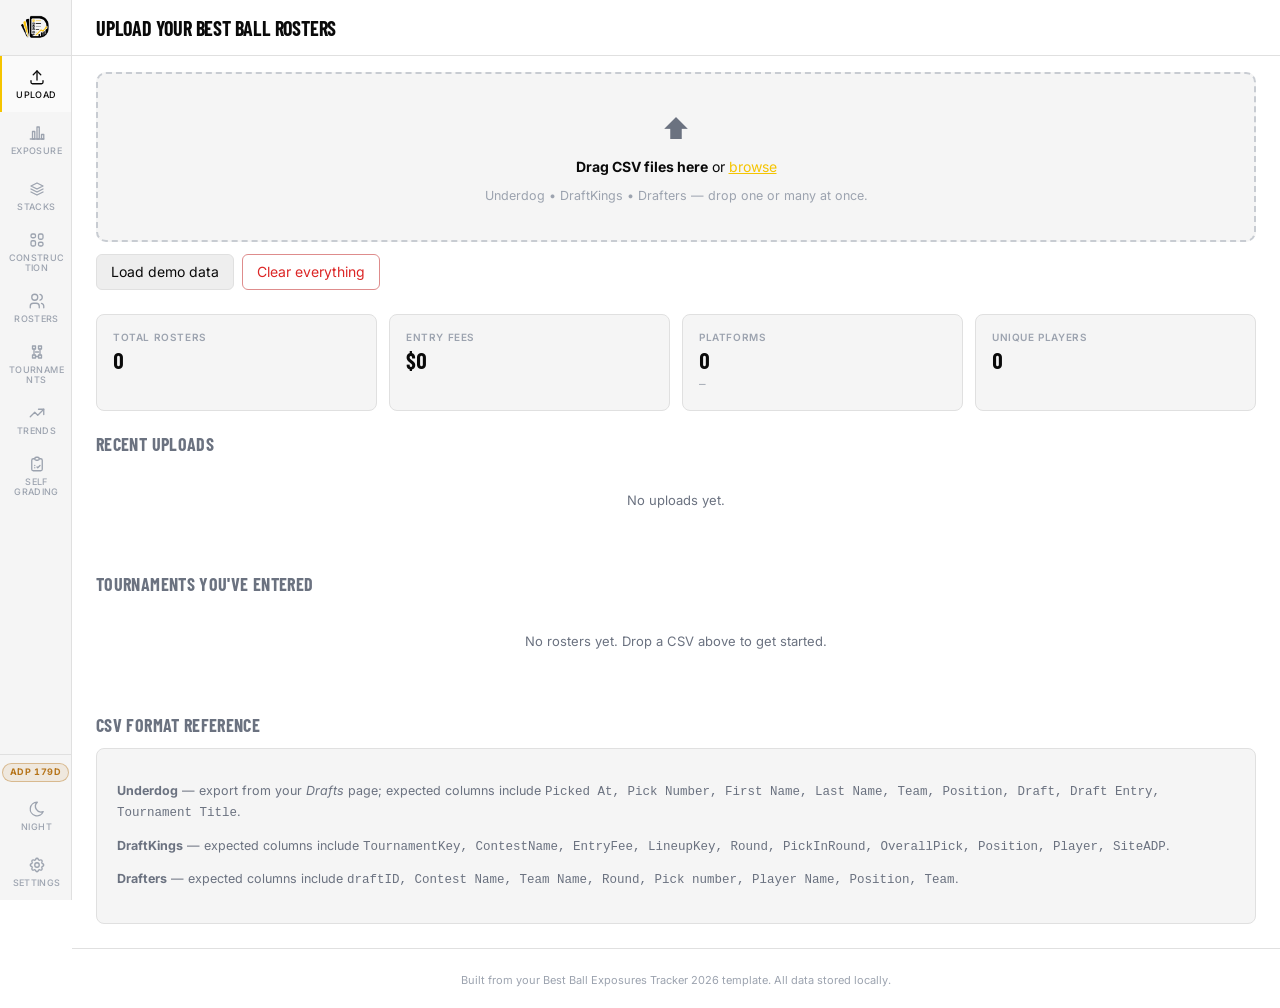
<file: index.html>
<!doctype html>
<html lang="en">
<head>
  <meta charset="utf-8" />
  <meta name="viewport" content="width=device-width, initial-scale=1" />
  <title>Best Ball Exposure — Upload</title>
  <script>(function(){try{var t=localStorage.getItem("bb_theme")==="dark"?"dark":"light";document.documentElement.setAttribute("data-theme",t);if(localStorage.getItem('bb_sidebar_collapsed')==='1')document.documentElement.setAttribute('data-sidebar','collapsed');}catch(e){}})();</script>
  <link rel="preconnect" href="https://fonts.googleapis.com">
  <link rel="preconnect" href="https://fonts.gstatic.com" crossorigin>
  <link href="https://fonts.googleapis.com/css2?family=Barlow+Condensed:wght@600;700;800&family=Inter:wght@400;500;600;700&family=JetBrains+Mono:wght@400;500&display=swap" rel="stylesheet">
  <link rel="icon" type="image/png" href="assets/small%20logo.png" />
  <link rel="stylesheet" href="assets/styles.css" />
</head>
<body>
  <div id="nav-slot"></div>
  <main>
    <header class="topbar"><h1 class="topbar-title">Upload your best ball rosters</h1></header>


    <div id="flash"></div>

    <div id="dropzone" class="dropzone">
      <div class="dropzone-icon">⬆</div>
      <div><strong>Drag CSV files here</strong> or
        <button type="button" class="link-button" id="browse-btn">browse</button>
      </div>
      <div class="hint">Underdog • DraftKings • Drafters — drop one or many at once.</div>
      <input type="file" id="file-input" accept=".csv,text/csv" multiple hidden />
    </div>

    <div class="actions-row">
      <button id="load-demo">Load demo data</button>
      <button id="clear-data" class="danger">Clear everything</button>
    </div>

    <div class="cards" id="summary-cards"></div>

    <h2>Recent uploads</h2>
    <div id="uploads-list"></div>

    <h2>Tournaments you've entered</h2>
    <div id="roster-list"></div>

    <h2>CSV format reference</h2>
    <div class="card" style="font-size:12.5px;color:var(--text-dim);">
      <p><strong>Underdog</strong> — export from your <em>Drafts</em> page; expected columns include <code>Picked At, Pick Number, First Name, Last Name, Team, Position, Draft, Draft Entry, Tournament Title</code>.</p>
      <p><strong>DraftKings</strong> — expected columns include <code>TournamentKey, ContestName, EntryFee, LineupKey, Round, PickInRound, OverallPick, Position, Player, SiteADP</code>.</p>
      <p><strong>Drafters</strong> — expected columns include <code>draftID, Contest Name, Team Name, Round, Pick number, Player Name, Position, Team</code>.</p>
    </div>
  </main>

  <footer class="site">Built from your Best Ball Exposures Tracker 2026 template. All data stored locally.</footer>

  <script src="assets/data.js"></script>
  <script src="assets/app.js"></script>
  <script src="assets/nav.js"></script>
  <script src="assets/upload.js"></script>
</body>
</html>
</file>
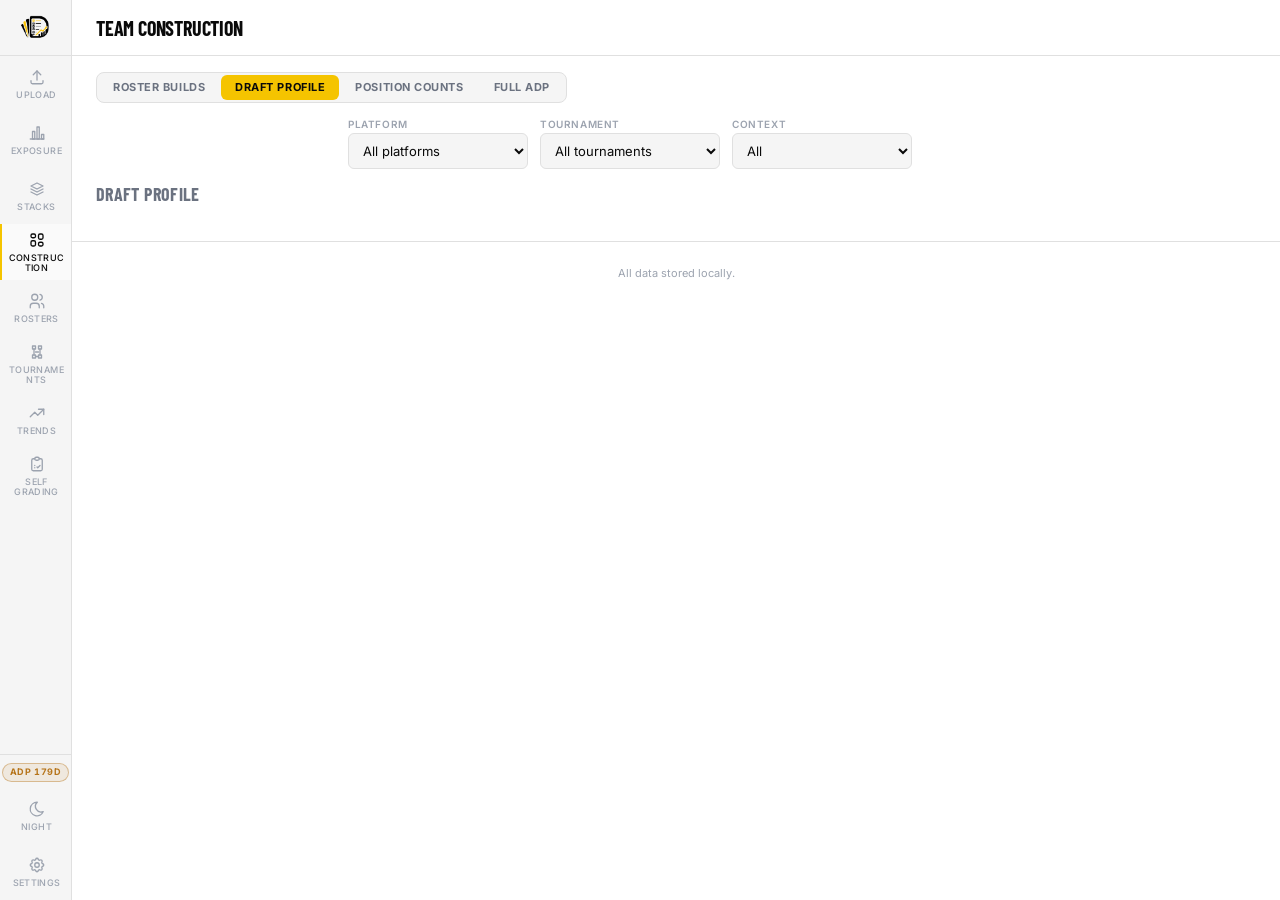
<file: construction.html>
<!doctype html>
<html lang="en">
<head>
  <meta charset="utf-8" />
  <meta name="viewport" content="width=device-width, initial-scale=1" />
  <title>Best Ball Exposure — Team Construction</title>
  <script>(function(){try{var t=localStorage.getItem("bb_theme")==="dark"?"dark":"light";document.documentElement.setAttribute("data-theme",t);if(localStorage.getItem('bb_sidebar_collapsed')==='1')document.documentElement.setAttribute('data-sidebar','collapsed');}catch(e){}})();</script>
  <link rel="preconnect" href="https://fonts.googleapis.com">
  <link rel="preconnect" href="https://fonts.gstatic.com" crossorigin>
  <link href="https://fonts.googleapis.com/css2?family=Barlow+Condensed:wght@600;700;800&family=Inter:wght@400;500;600;700&family=JetBrains+Mono:wght@400;500&display=swap" rel="stylesheet">
  <link rel="icon" type="image/png" href="assets/small%20logo.png" />
  <link rel="stylesheet" href="assets/styles.css" />
</head>
<body>
  <div id="nav-slot"></div>
  <main>
    <header class="topbar"><h1 class="topbar-title">Team construction</h1></header>

    <div class="seg-toggle" id="construction-tabs" role="tablist" style="margin-bottom:16px;">
      <button type="button" data-tab="builds">Roster Builds</button>
      <button type="button" data-tab="profile" class="active">Draft Profile</button>
      <button type="button" data-tab="positions">Position Counts</button>
      <button type="button" data-tab="full-adp">Full ADP</button>
    </div>

    <div class="filter-bar">
      <div class="filter-row">
        <div class="filter-group">
          <div class="filter-label">Search</div>
          <input type="search" id="search" placeholder="Search a construction (e.g. 1-7-8)…" style="min-width:240px;" />
        </div>
        <div class="filter-group">
          <div class="filter-label">Platform</div>
          <select id="platform-filter"><option value="">All platforms</option></select>
        </div>
        <div class="filter-group">
          <div class="filter-label">Tournament</div>
          <select id="tournament-filter"><option value="">All tournaments</option></select>
        </div>
        <div class="filter-group">
          <div class="filter-label">Context</div>
          <select id="context-filter">
            <option value="">All</option>
            <option value="superflex">SuperFlex only</option>
            <option value="post-draft">Post-Draft (18-round)</option>
            <option value="pre-draft">Pre-Draft only</option>
          </select>
        </div>
        <div class="filter-group" style="margin-left:auto;justify-content:flex-end;">
          <div class="filter-label">&nbsp;</div>
          <label><span id="row-count">0</span> shapes</label>
        </div>
      </div>
    </div>

    <div data-tab-pane="builds" hidden>
      <h2 style="margin-top:8px;">Roster types <span style="color:var(--text-muted);font-size:13px;font-weight:400;">— a roster can match multiple · click a build to filter the table below</span></h2>
      <div id="roster-types"></div>
      <div id="build-rosters"></div>
    </div>

    <div data-tab-pane="profile">
      <h2 style="margin-top:8px;">Draft profile</h2>
      <div id="draft-slots"></div>
    </div>

    <div data-tab-pane="positions" hidden>
      <h2 style="margin-top:8px;">Position counts per roster</h2>
      <div id="histograms"></div>

      <h2>Roster constructions</h2>
      <div id="content"></div>
    </div>

    <div data-tab-pane="full-adp" hidden>
      <h2 style="margin-top:8px;">Full ADP exposure</h2>
      <div id="full-adp"></div>
    </div>
  </main>

  <footer class="site">All data stored locally.</footer>
  <script src="assets/data.js"></script>
  <script src="assets/app.js"></script>
  <script src="assets/nav.js"></script>
  <script src="assets/construction.js"></script>
</body>
</html>
</file>
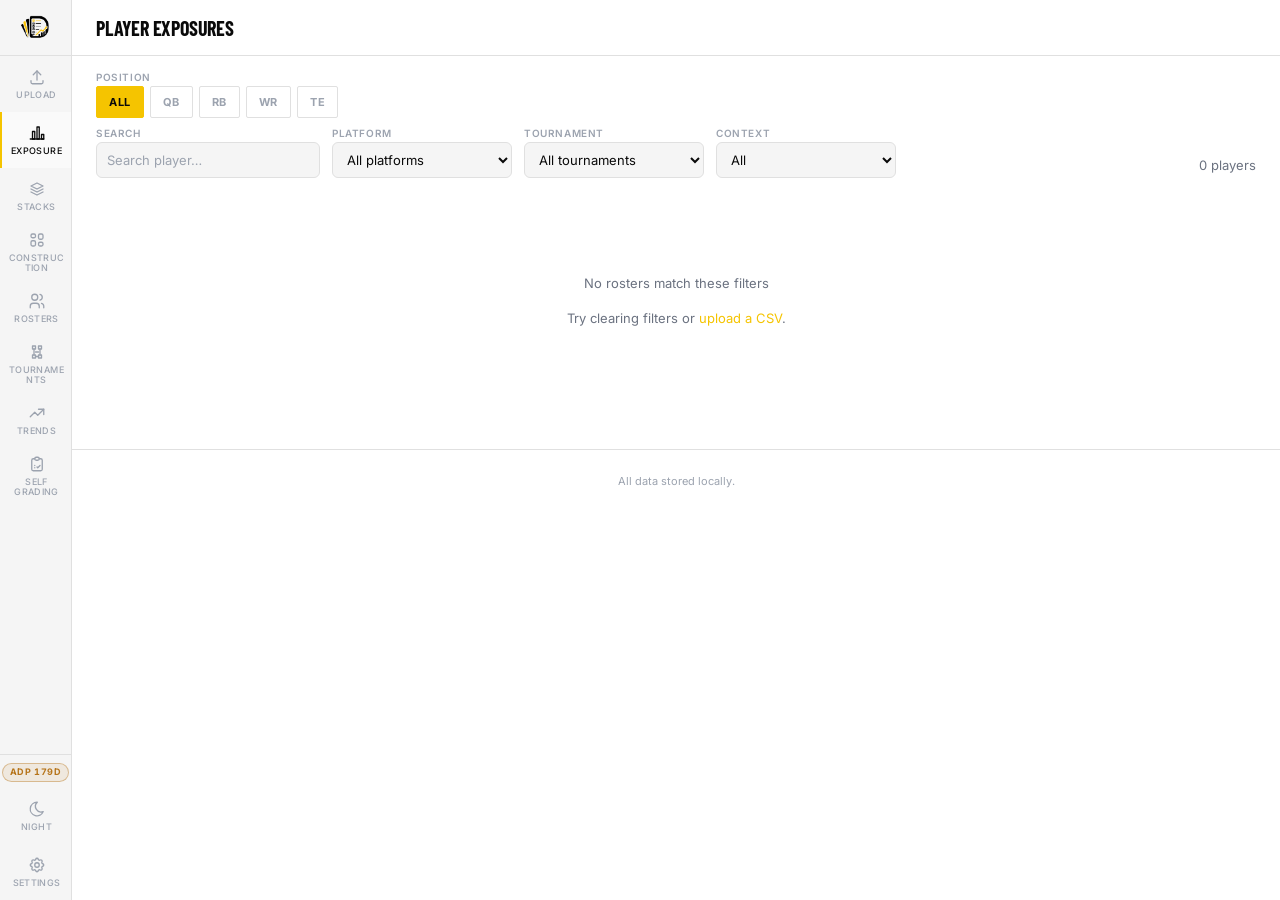
<file: exposures.html>
<!doctype html>
<html lang="en">
<head>
  <meta charset="utf-8" />
  <meta name="viewport" content="width=device-width, initial-scale=1" />
  <title>Best Ball Exposure — Exposures</title>
  <script>(function(){try{var t=localStorage.getItem("bb_theme")==="dark"?"dark":"light";document.documentElement.setAttribute("data-theme",t);if(localStorage.getItem('bb_sidebar_collapsed')==='1')document.documentElement.setAttribute('data-sidebar','collapsed');}catch(e){}})();</script>
  <link rel="preconnect" href="https://fonts.googleapis.com">
  <link rel="preconnect" href="https://fonts.gstatic.com" crossorigin>
  <link href="https://fonts.googleapis.com/css2?family=Barlow+Condensed:wght@600;700;800&family=Inter:wght@400;500;600;700&family=JetBrains+Mono:wght@400;500&display=swap" rel="stylesheet">
  <link rel="icon" type="image/png" href="assets/small%20logo.png" />
  <link rel="stylesheet" href="assets/styles.css" />
</head>
<body>
  <div id="nav-slot"></div>
  <main>
    <header class="topbar"><h1 class="topbar-title">Player exposures</h1></header>


    <div class="filter-bar">
      <div class="filter-group">
        <div class="filter-label">Position</div>
        <div class="pos-btn-group" id="pos-filter">
          <button type="button" class="pos-btn pos-btn-all active" data-pos="">All</button>
          <button type="button" class="pos-btn pos-btn-qb"  data-pos="QB">QB</button>
          <button type="button" class="pos-btn pos-btn-rb"  data-pos="RB">RB</button>
          <button type="button" class="pos-btn pos-btn-wr"  data-pos="WR">WR</button>
          <button type="button" class="pos-btn pos-btn-te"  data-pos="TE">TE</button>
        </div>
      </div>
      <div class="filter-row">
        <div class="filter-group">
          <div class="filter-label">Search</div>
          <input type="search" id="search" placeholder="Search player…" />
        </div>
        <div class="filter-group">
          <div class="filter-label">Platform</div>
          <select id="platform-filter"><option value="">All platforms</option></select>
        </div>
        <div class="filter-group">
          <div class="filter-label">Tournament</div>
          <select id="tournament-filter"><option value="">All tournaments</option></select>
        </div>
        <div class="filter-group">
          <div class="filter-label">Context</div>
          <select id="context-filter">
            <option value="">All</option>
            <option value="superflex">SuperFlex only</option>
            <option value="post-draft">Post-Draft (18-round)</option>
            <option value="pre-draft">Pre-Draft only</option>
          </select>
        </div>
        <div class="filter-group" style="margin-left:auto;justify-content:flex-end;">
          <div class="filter-label">&nbsp;</div>
          <label><span id="row-count">0</span> players</label>
        </div>
      </div>
    </div>

    <div id="content"></div>
  </main>

  <footer class="site">All data stored locally.</footer>
  <script src="assets/data.js"></script>
  <script src="assets/app.js"></script>
  <script src="assets/nav.js"></script>
  <script src="assets/exposures.js"></script>
</body>
</html>
</file>
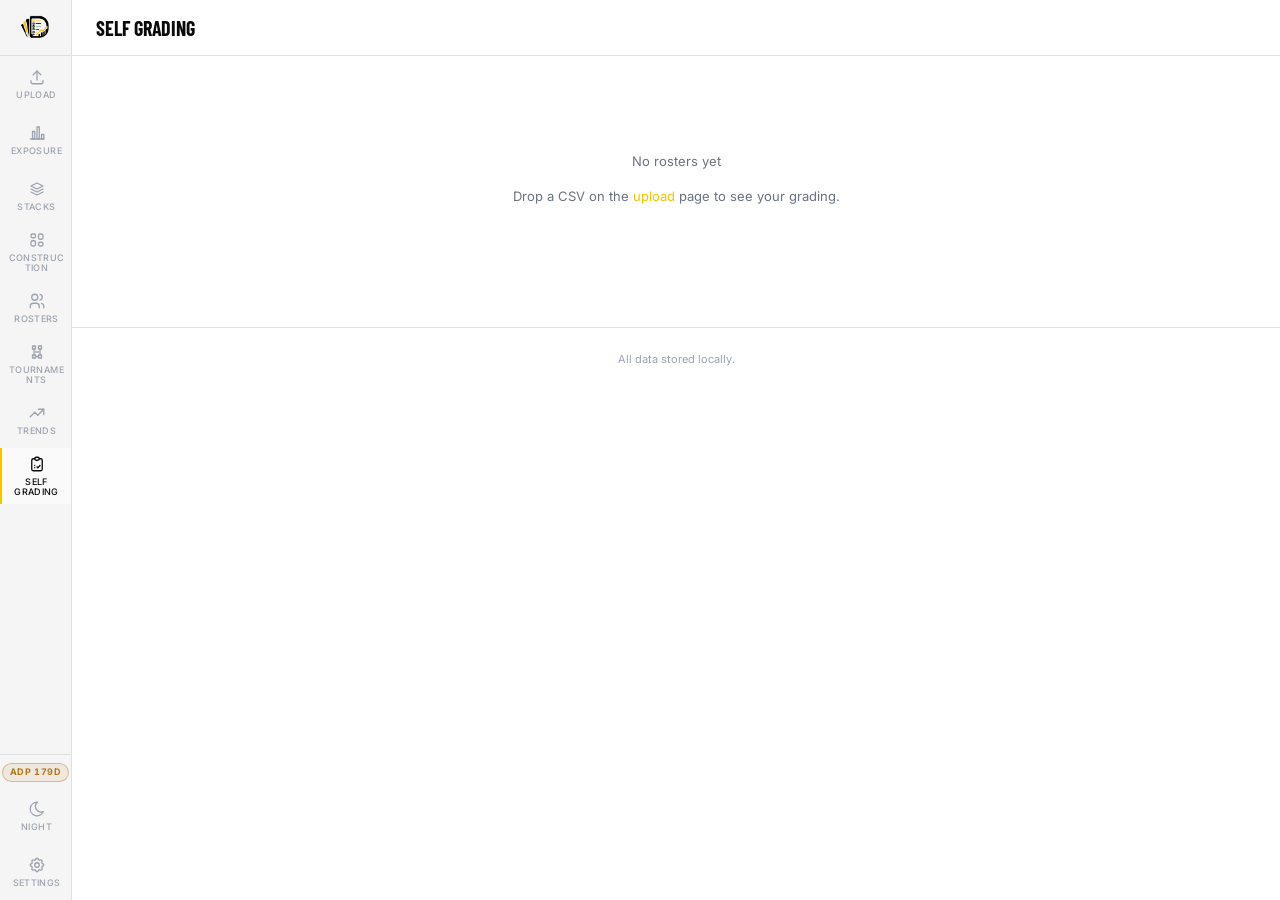
<file: grading.html>
<!doctype html>
<html lang="en">
<head>
  <meta charset="utf-8" />
  <meta name="viewport" content="width=device-width, initial-scale=1" />
  <title>Best Ball Exposure — Self Grading</title>
  <script>(function(){try{var t=localStorage.getItem("bb_theme")==="dark"?"dark":"light";document.documentElement.setAttribute("data-theme",t);if(localStorage.getItem('bb_sidebar_collapsed')==='1')document.documentElement.setAttribute('data-sidebar','collapsed');}catch(e){}})();</script>
  <link rel="preconnect" href="https://fonts.googleapis.com">
  <link rel="preconnect" href="https://fonts.gstatic.com" crossorigin>
  <link href="https://fonts.googleapis.com/css2?family=Barlow+Condensed:wght@600;700;800&family=Inter:wght@400;500;600;700&family=JetBrains+Mono:wght@400;500&display=swap" rel="stylesheet">
  <link rel="icon" type="image/png" href="assets/small%20logo.png" />
  <link rel="stylesheet" href="assets/styles.css" />
</head>
<body>
  <div id="nav-slot"></div>
  <main>
    <header class="topbar"><h1 class="topbar-title">Self grading</h1></header>

    <div id="content"><div class="empty-state" style="padding:24px;">Crunching numbers…</div></div>
  </main>
  <footer class="site">All data stored locally.</footer>
  <script src="assets/data.js"></script>
  <script src="assets/app.js"></script>
  <script src="assets/nav.js"></script>
  <script src="assets/grading.js"></script>
</body>
</html>
</file>
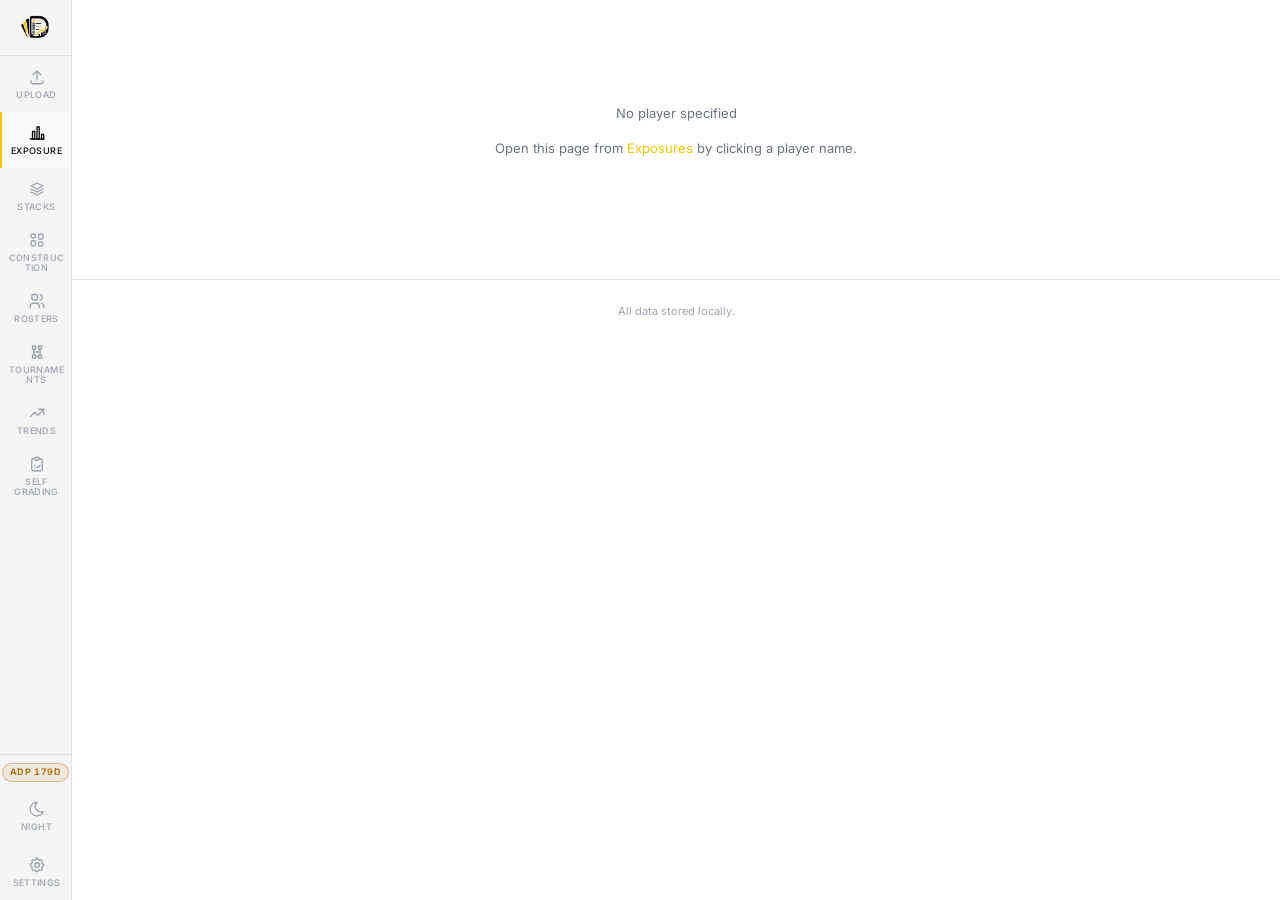
<file: player.html>
<!doctype html>
<html lang="en">
<head>
  <meta charset="utf-8" />
  <meta name="viewport" content="width=device-width, initial-scale=1" />
  <title>Best Ball Exposure — Player</title>
  <script>(function(){try{var t=localStorage.getItem("bb_theme")==="dark"?"dark":"light";document.documentElement.setAttribute("data-theme",t);if(localStorage.getItem('bb_sidebar_collapsed')==='1')document.documentElement.setAttribute('data-sidebar','collapsed');}catch(e){}})();</script>
  <link rel="preconnect" href="https://fonts.googleapis.com">
  <link rel="preconnect" href="https://fonts.gstatic.com" crossorigin>
  <link href="https://fonts.googleapis.com/css2?family=Barlow+Condensed:wght@600;700;800&family=Inter:wght@400;500;600;700&family=JetBrains+Mono:wght@400;500&display=swap" rel="stylesheet">
  <link rel="icon" type="image/png" href="assets/small%20logo.png" />
  <link rel="stylesheet" href="assets/styles.css" />
</head>
<body>
  <div id="nav-slot"></div>
  <main>
    <div id="player-content"></div>
  </main>
  <footer class="site">All data stored locally.</footer>
  <script src="assets/data.js"></script>
  <script src="assets/app.js"></script>
  <script src="assets/nav.js"></script>
  <script src="assets/player.js"></script>
</body>
</html>
</file>
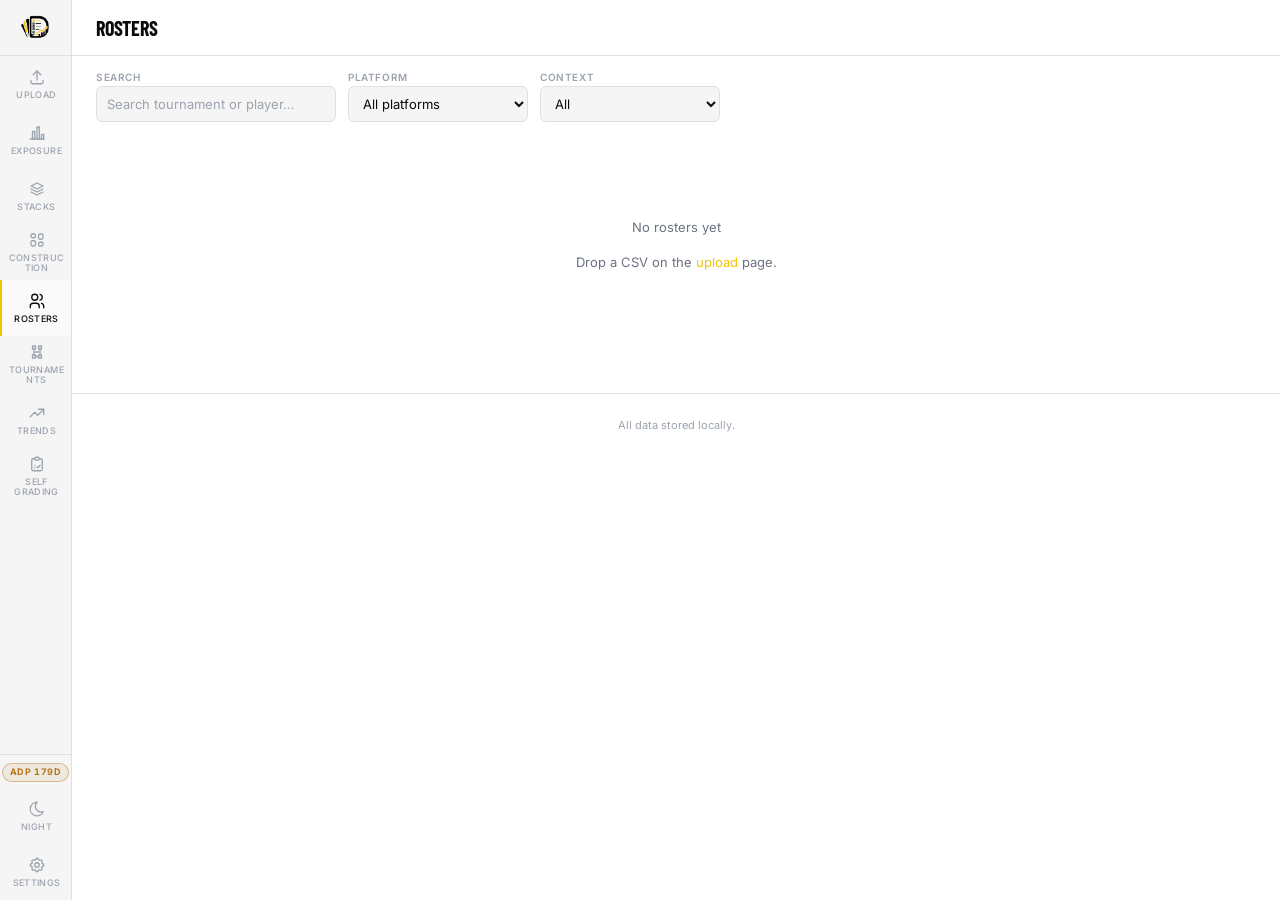
<file: rosters.html>
<!doctype html>
<html lang="en">
<head>
  <meta charset="utf-8" />
  <meta name="viewport" content="width=device-width, initial-scale=1" />
  <title>Best Ball Exposure — Rosters</title>
  <script>(function(){try{var t=localStorage.getItem("bb_theme")==="dark"?"dark":"light";document.documentElement.setAttribute("data-theme",t);if(localStorage.getItem('bb_sidebar_collapsed')==='1')document.documentElement.setAttribute('data-sidebar','collapsed');}catch(e){}})();</script>
  <link rel="preconnect" href="https://fonts.googleapis.com">
  <link rel="preconnect" href="https://fonts.gstatic.com" crossorigin>
  <link href="https://fonts.googleapis.com/css2?family=Barlow+Condensed:wght@600;700;800&family=Inter:wght@400;500;600;700&family=JetBrains+Mono:wght@400;500&display=swap" rel="stylesheet">
  <link rel="icon" type="image/png" href="assets/small%20logo.png" />
  <link rel="stylesheet" href="assets/styles.css" />
</head>
<body>
  <div id="nav-slot"></div>
  <main>
    <div id="page-content"></div>
  </main>

  <footer class="site">All data stored locally.</footer>
  <script src="assets/data.js"></script>
  <script src="assets/app.js"></script>
  <script src="assets/nav.js"></script>
  <script src="assets/rosters.js"></script>
</body>
</html>
</file>
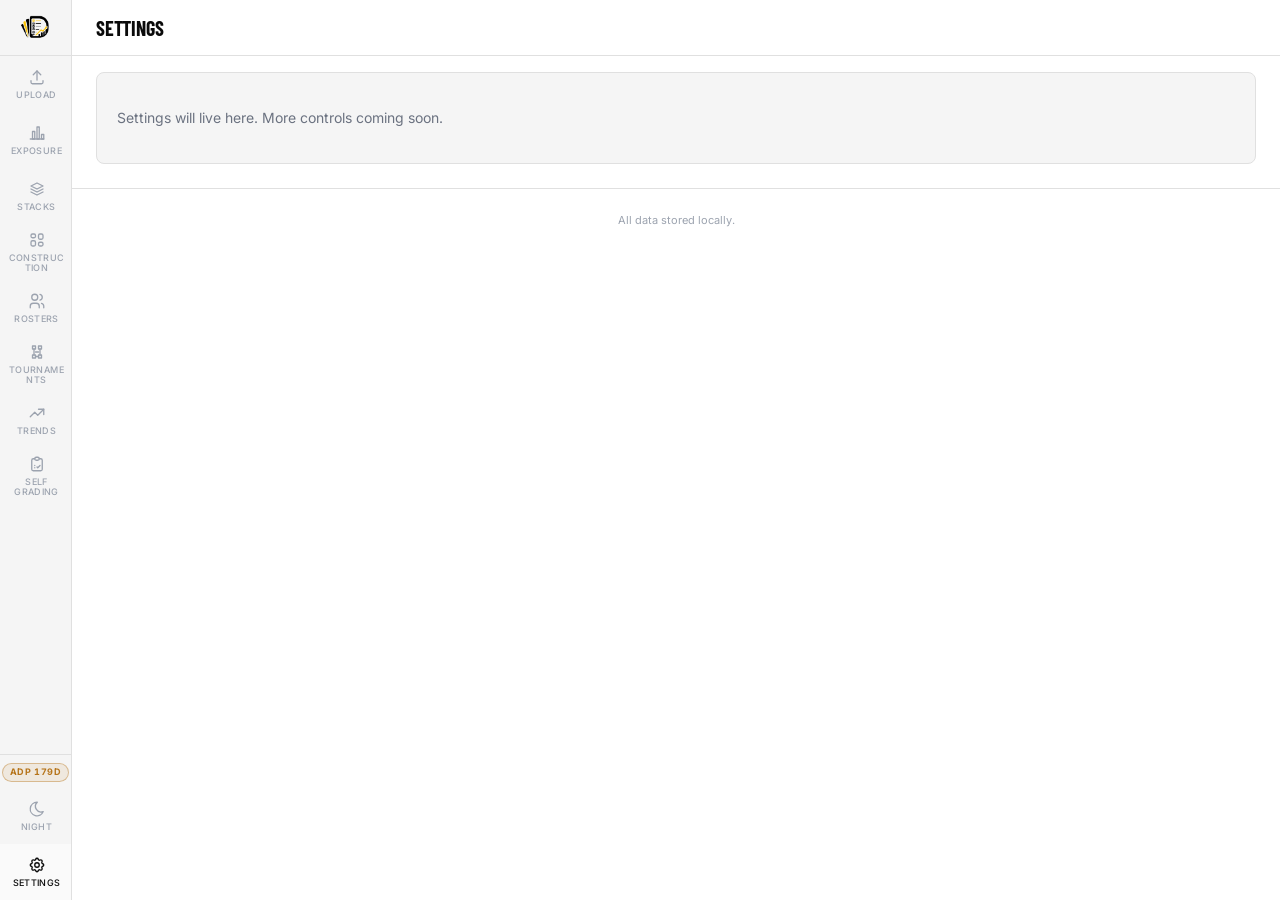
<file: settings.html>
<!doctype html>
<html lang="en">
<head>
  <meta charset="utf-8" />
  <meta name="viewport" content="width=device-width, initial-scale=1" />
  <title>Draftolio Pro — Settings</title>
  <script>(function(){try{var t=localStorage.getItem("bb_theme")==="dark"?"dark":"light";document.documentElement.setAttribute("data-theme",t);}catch(e){}})();</script>
  <link rel="preconnect" href="https://fonts.googleapis.com">
  <link rel="preconnect" href="https://fonts.gstatic.com" crossorigin>
  <link href="https://fonts.googleapis.com/css2?family=Barlow+Condensed:wght@600;700;800&family=Inter:wght@400;500;600;700&family=JetBrains+Mono:wght@400;500&display=swap" rel="stylesheet">
  <link rel="icon" type="image/png" href="assets/small%20logo.png" />
  <link rel="stylesheet" href="assets/styles.css" />
</head>
<body>
  <div id="nav-slot"></div>
  <main>
    <header class="topbar"><h1 class="topbar-title">Settings</h1></header>

    <div class="card" style="margin-top:16px;">
      <p style="color:var(--text-secondary);">Settings will live here. More controls coming soon.</p>
    </div>
  </main>

  <footer class="site">All data stored locally.</footer>
  <script src="assets/data.js"></script>
  <script src="assets/app.js"></script>
  <script src="assets/nav.js"></script>
</body>
</html>
</file>
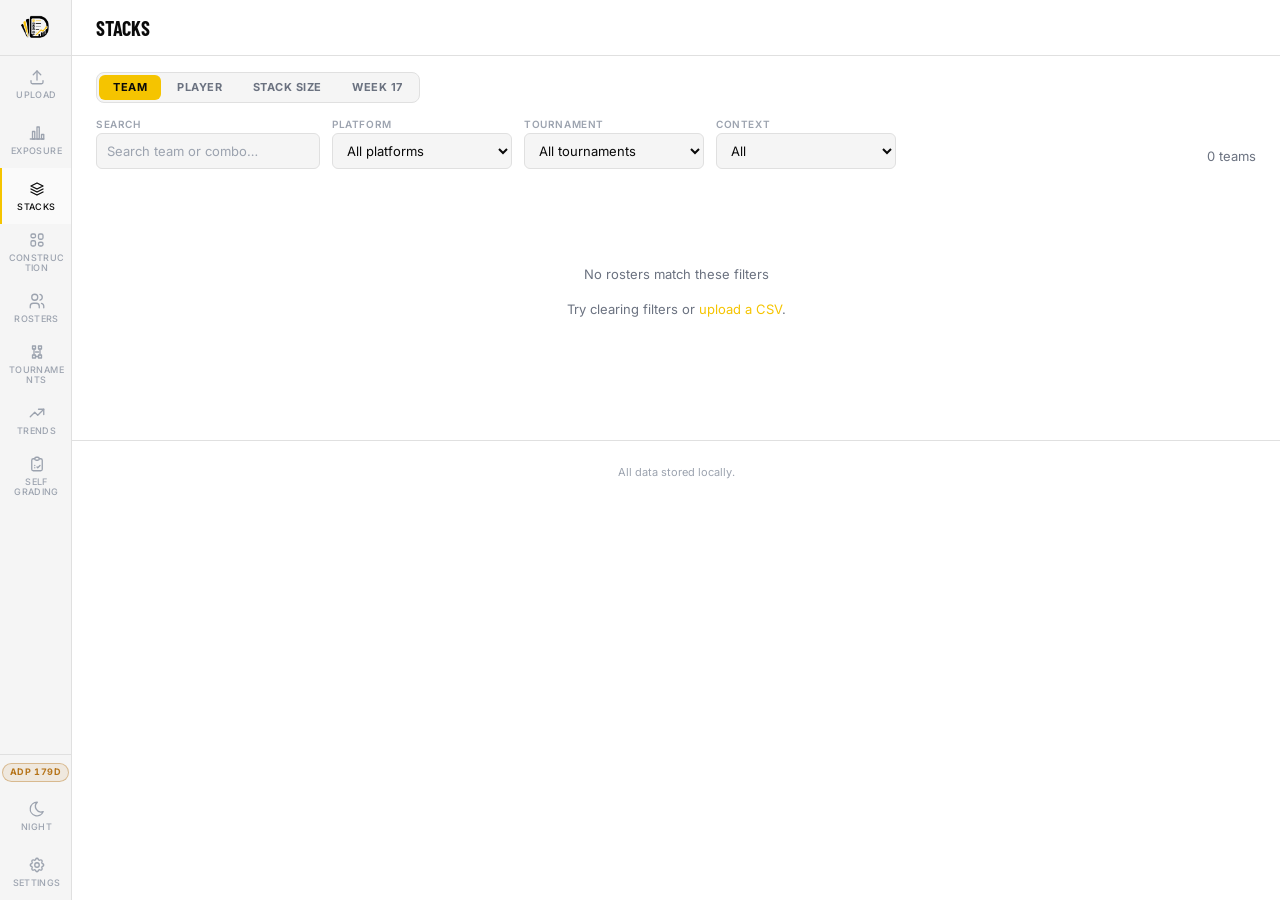
<file: stacks.html>
<!doctype html>
<html lang="en">
<head>
  <meta charset="utf-8" />
  <meta name="viewport" content="width=device-width, initial-scale=1" />
  <title>Best Ball Exposure — Stacks</title>
  <script>(function(){try{var t=localStorage.getItem("bb_theme")==="dark"?"dark":"light";document.documentElement.setAttribute("data-theme",t);if(localStorage.getItem('bb_sidebar_collapsed')==='1')document.documentElement.setAttribute('data-sidebar','collapsed');}catch(e){}})();</script>
  <link rel="preconnect" href="https://fonts.googleapis.com">
  <link rel="preconnect" href="https://fonts.gstatic.com" crossorigin>
  <link href="https://fonts.googleapis.com/css2?family=Barlow+Condensed:wght@600;700;800&family=Inter:wght@400;500;600;700&family=JetBrains+Mono:wght@400;500&display=swap" rel="stylesheet">
  <link rel="icon" type="image/png" href="assets/small%20logo.png" />
  <link rel="stylesheet" href="assets/styles.css" />
</head>
<body>
  <div id="nav-slot"></div>
  <main>
    <header class="topbar"><h1 class="topbar-title">Stacks</h1></header>
    <div id="stat-bar-slot"></div>

    <div class="seg-toggle" id="view-toggle" role="tablist" style="margin-bottom:16px;">
      <button type="button" data-view="team" class="active">Team</button>
      <button type="button" data-view="player">Player</button>
      <button type="button" data-view="frequency">Stack Size</button>
      <button type="button" data-view="week17">Week 17</button>
    </div>

    <div class="filter-bar">
      <div class="filter-row">
        <div class="filter-group">
          <div class="filter-label">Search</div>
          <input type="search" id="search" placeholder="Search…" />
        </div>
        <div class="filter-group" data-player-only style="display:none;">
          <div class="filter-label">Stack size</div>
          <select id="size-filter">
            <option value="2">2-player stacks</option>
            <option value="3">3-player stacks</option>
          </select>
        </div>
        <div class="filter-group" data-player-only style="display:none;">
          <div class="filter-label">&nbsp;</div>
          <label class="checkbox-pill">
            <input type="checkbox" id="all-toggle" />
            <span>Show all stacks (any position)</span>
          </label>
        </div>
        <div class="filter-group">
          <div class="filter-label">Platform</div>
          <select id="platform-filter"><option value="">All platforms</option></select>
        </div>
        <div class="filter-group">
          <div class="filter-label">Tournament</div>
          <select id="tournament-filter"><option value="">All tournaments</option></select>
        </div>
        <div class="filter-group">
          <div class="filter-label">Context</div>
          <select id="context-filter">
            <option value="">All</option>
            <option value="superflex">SuperFlex only</option>
            <option value="post-draft">Post-Draft (18-round)</option>
            <option value="pre-draft">Pre-Draft only</option>
          </select>
        </div>
        <div class="filter-group" style="margin-left:auto;justify-content:flex-end;">
          <div class="filter-label">&nbsp;</div>
          <label><span id="row-count">0</span> <span id="row-label">teams</span></label>
        </div>
      </div>
    </div>

    <div id="content"></div>
  </main>

  <footer class="site">All data stored locally.</footer>
  <script src="assets/data.js"></script>
  <script src="assets/app.js"></script>
  <script src="assets/nav.js"></script>
  <script src="assets/stacks.js"></script>
</body>
</html>
</file>
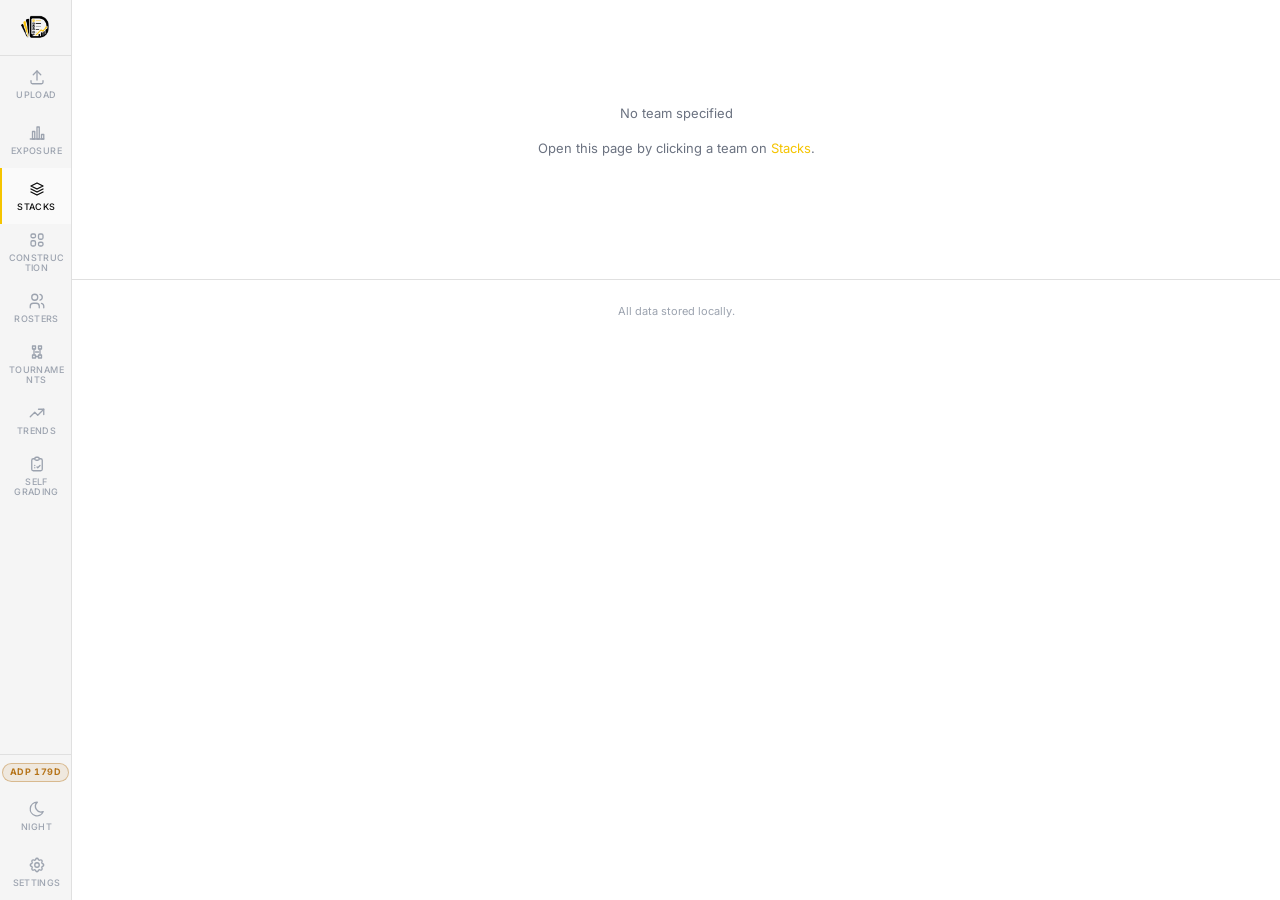
<file: team.html>
<!doctype html>
<html lang="en">
<head>
  <meta charset="utf-8" />
  <meta name="viewport" content="width=device-width, initial-scale=1" />
  <title>Best Ball Exposure — Team</title>
  <script>(function(){try{var t=localStorage.getItem("bb_theme")==="dark"?"dark":"light";document.documentElement.setAttribute("data-theme",t);if(localStorage.getItem('bb_sidebar_collapsed')==='1')document.documentElement.setAttribute('data-sidebar','collapsed');}catch(e){}})();</script>
  <link rel="preconnect" href="https://fonts.googleapis.com">
  <link rel="preconnect" href="https://fonts.gstatic.com" crossorigin>
  <link href="https://fonts.googleapis.com/css2?family=Barlow+Condensed:wght@600;700;800&family=Inter:wght@400;500;600;700&family=JetBrains+Mono:wght@400;500&display=swap" rel="stylesheet">
  <link rel="icon" type="image/png" href="assets/small%20logo.png" />
  <link rel="stylesheet" href="assets/styles.css" />
</head>
<body>
  <div id="nav-slot"></div>
  <main>
    <div id="team-content"></div>
  </main>
  <footer class="site">All data stored locally.</footer>
  <script src="assets/data.js"></script>
  <script src="assets/app.js"></script>
  <script src="assets/nav.js"></script>
  <script src="assets/team.js"></script>
</body>
</html>
</file>
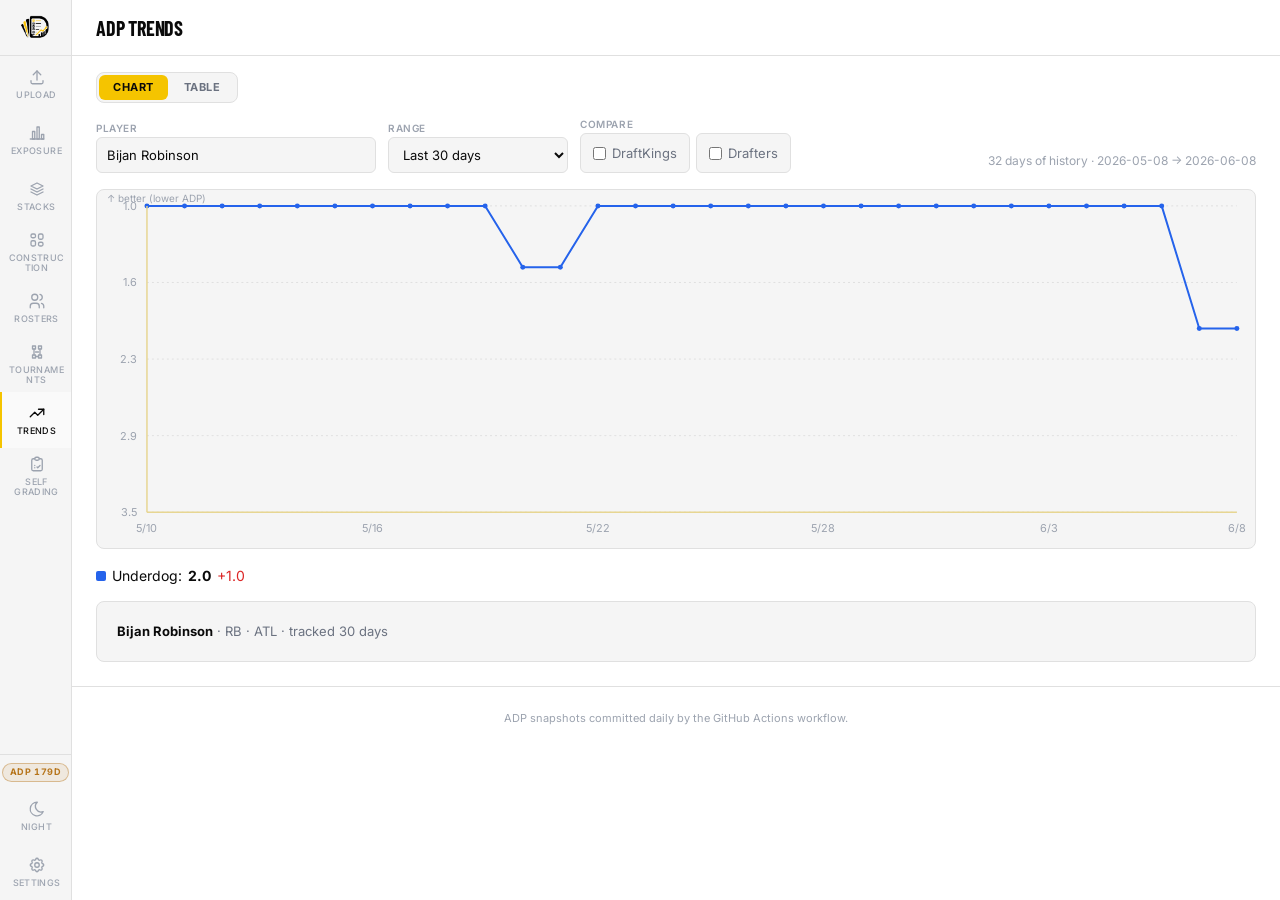
<file: trends.html>
<!doctype html>
<html lang="en">
<head>
  <meta charset="utf-8" />
  <meta name="viewport" content="width=device-width, initial-scale=1" />
  <title>Best Ball Exposure — ADP Trends</title>
  <script>(function(){try{var t=localStorage.getItem("bb_theme")==="dark"?"dark":"light";document.documentElement.setAttribute("data-theme",t);if(localStorage.getItem('bb_sidebar_collapsed')==='1')document.documentElement.setAttribute('data-sidebar','collapsed');}catch(e){}})();</script>
  <link rel="preconnect" href="https://fonts.googleapis.com">
  <link rel="preconnect" href="https://fonts.gstatic.com" crossorigin>
  <link href="https://fonts.googleapis.com/css2?family=Barlow+Condensed:wght@600;700;800&family=Inter:wght@400;500;600;700&family=JetBrains+Mono:wght@400;500&display=swap" rel="stylesheet">
  <link rel="icon" type="image/png" href="assets/small%20logo.png" />
  <link rel="stylesheet" href="assets/styles.css" />
</head>
<body>
  <div id="nav-slot"></div>
  <main>
    <header class="topbar"><h1 class="topbar-title">ADP trends</h1></header>

    <div class="seg-toggle" id="view-toggle" role="tablist" style="margin-bottom:16px;">
      <button type="button" data-view="chart" class="active">Chart</button>
      <button type="button" data-view="table">Table</button>
    </div>

    <!-- Shared range filter -->
    <div class="filter-bar">
      <!-- CHART VIEW filters -->
      <div class="filter-row" data-view-only="chart">
        <div class="filter-group">
          <div class="filter-label">Player</div>
          <input type="search" id="player-search" list="player-list" placeholder="Search player…" autocomplete="off" style="min-width:280px;" />
          <datalist id="player-list"></datalist>
        </div>
        <div class="filter-group">
          <div class="filter-label">Range</div>
          <select id="range">
            <option value="7">Last 7 days</option>
            <option value="30" selected>Last 30 days</option>
            <option value="90">Last 90 days</option>
            <option value="all">All history</option>
          </select>
        </div>
        <div class="filter-group">
          <div class="filter-label">Compare</div>
          <div id="platform-toggles" class="platform-toggle-group">
            <label class="checkbox-pill"><input type="checkbox" data-platform="dk"><span>DraftKings</span></label>
            <label class="checkbox-pill"><input type="checkbox" data-platform="drafters"><span>Drafters</span></label>
          </div>
        </div>
        <div class="filter-group" style="margin-left:auto;justify-content:flex-end;">
          <div class="filter-label">&nbsp;</div>
          <div id="history-meta" style="color:var(--text-muted);font-size:12px;line-height:2;"></div>
        </div>
      </div>

      <!-- TABLE VIEW filters -->
      <div data-view-only="table" class="view-hidden" style="display:flex;flex-direction:column;gap:10px;">
        <div class="filter-group">
          <div class="filter-label">Position</div>
          <div class="pos-btn-group" id="table-pos-filter">
            <button type="button" class="pos-btn pos-btn-all active" data-pos="">All</button>
            <button type="button" class="pos-btn pos-btn-qb"  data-pos="QB">QB</button>
            <button type="button" class="pos-btn pos-btn-rb"  data-pos="RB">RB</button>
            <button type="button" class="pos-btn pos-btn-wr"  data-pos="WR">WR</button>
            <button type="button" class="pos-btn pos-btn-te"  data-pos="TE">TE</button>
          </div>
        </div>
        <div class="filter-row">
          <div class="filter-group">
            <div class="filter-label">Search</div>
            <input type="search" id="table-search" placeholder="Search player…" autocomplete="off" style="min-width:220px;" />
          </div>
          <div class="filter-group">
            <div class="filter-label">Range</div>
            <select id="table-range">
              <option value="7">Last 7 days</option>
              <option value="30" selected>Last 30 days</option>
              <option value="90">Last 90 days</option>
              <option value="all">All history</option>
            </select>
          </div>
          <div class="filter-group">
            <div class="filter-label">Direction</div>
            <div class="seg-toggle" id="dir-toggle" role="tablist">
              <button type="button" data-dir="all"     class="active">All</button>
              <button type="button" data-dir="risers">Risers</button>
              <button type="button" data-dir="fallers">Fallers</button>
            </div>
          </div>
          <div class="filter-group" style="margin-left:auto;justify-content:flex-end;">
            <div class="filter-label">&nbsp;</div>
            <div id="table-meta" style="color:var(--text-muted);font-size:12px;line-height:2;"></div>
          </div>
        </div>
      </div>
    </div>

    <!-- CHART VIEW content -->
    <div data-view-only="chart">
      <div id="chart-container"></div>
      <div id="legend"></div>
      <div id="player-meta" style="margin-top:16px;"></div>
    </div>

    <!-- TABLE VIEW content -->
    <div data-view-only="table" class="view-hidden">
      <div id="table-container"><div class="empty-state" style="padding:24px;">Loading…</div></div>
    </div>
  </main>

  <footer class="site">ADP snapshots committed daily by the GitHub Actions workflow.</footer>
  <script src="assets/data.js"></script>
  <script src="assets/app.js"></script>
  <script src="assets/nav.js"></script>
  <script src="assets/trends.js"></script>
</body>
</html>
</file>
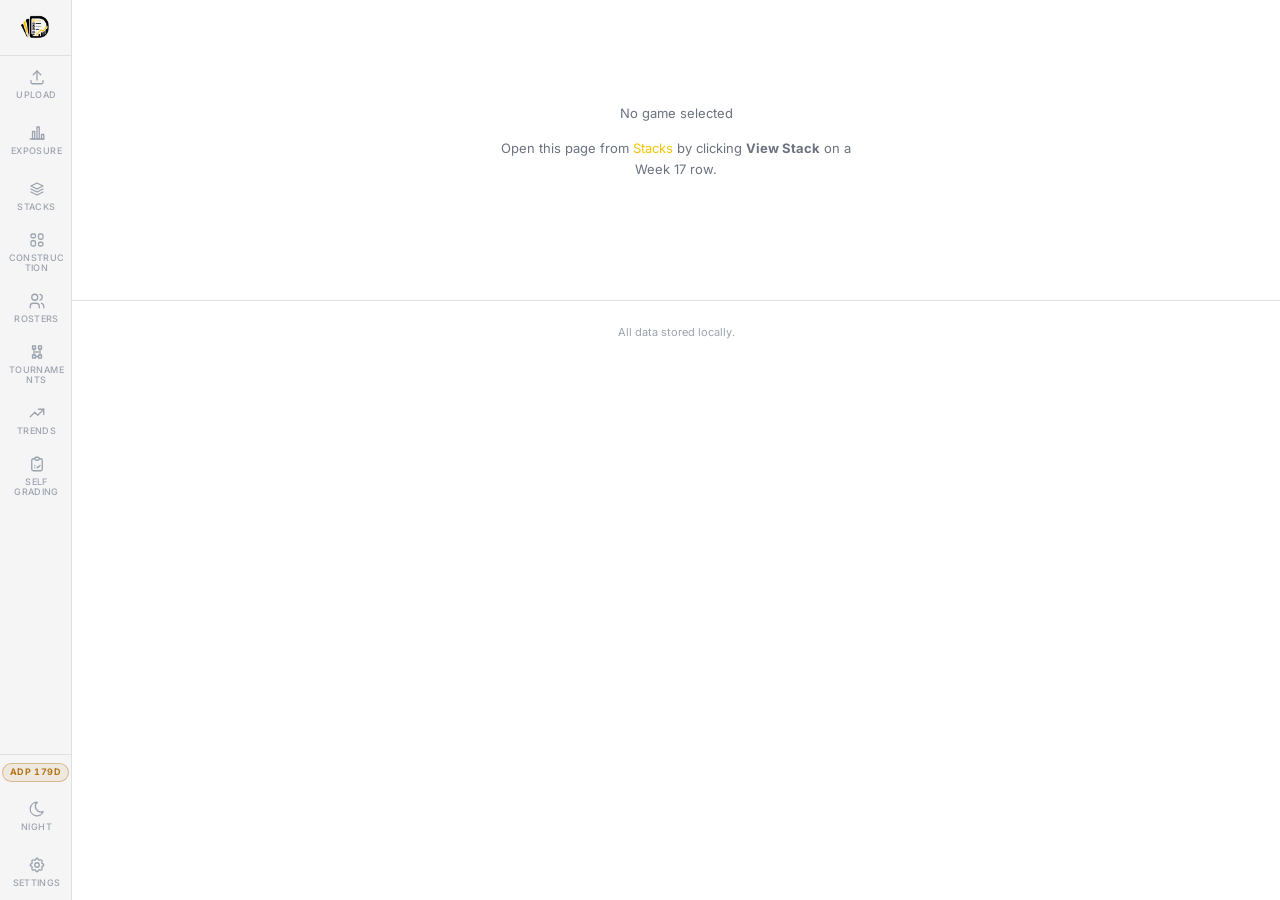
<file: week17.html>
<!doctype html>
<html lang="en">
<head>
  <meta charset="utf-8" />
  <meta name="viewport" content="width=device-width, initial-scale=1" />
  <title>Best Ball Exposure — Week 17 Stack</title>
  <script>(function(){try{var t=localStorage.getItem("bb_theme")==="dark"?"dark":"light";document.documentElement.setAttribute("data-theme",t);if(localStorage.getItem('bb_sidebar_collapsed')==='1')document.documentElement.setAttribute('data-sidebar','collapsed');}catch(e){}})();</script>
  <link rel="preconnect" href="https://fonts.googleapis.com">
  <link rel="preconnect" href="https://fonts.gstatic.com" crossorigin>
  <link href="https://fonts.googleapis.com/css2?family=Barlow+Condensed:wght@600;700;800&family=Inter:wght@400;500;600;700&family=JetBrains+Mono:wght@400;500&display=swap" rel="stylesheet">
  <link rel="icon" type="image/png" href="assets/small%20logo.png" />
  <link rel="stylesheet" href="assets/styles.css" />
</head>
<body>
  <div id="nav-slot"></div>
  <main>
    <div id="w17-content"></div>
  </main>
  <footer class="site">All data stored locally.</footer>
  <script src="assets/data.js"></script>
  <script src="assets/app.js"></script>
  <script src="assets/nav.js"></script>
  <script src="assets/week17.js"></script>
</body>
</html>
</file>
<file: assets/styles.css>
/* =========================================================================
   Color tokens
   - Light is the default; :root carries the light palette.
   - Dark mode is opted in via [data-theme="dark"] on <html>.
   - Every color elsewhere in the codebase references a var(--name) — no
   - hardcoded hex values in components.
   - Backward-compat names (--bg-elev, --bg-elev-2, --text-dim, --accent-2,
     --danger, --accent-strong) alias the new semantic names so existing
     rules don't need to be rewritten.
   ========================================================================= */
:root {
  /* surfaces */
  --bg:             #FFFFFF;
  --surface:        #F5F5F5;
  --surface-hover:  #EEEEEE;

  /* borders */
  --border:         #E0E0E0;
  --border-strong:  #C0C0C0;
  --grid:           var(--border);

  /* text */
  --text:           #0A0A0A;
  --text-secondary: #6B7280;
  --text-muted:     #9CA3AF;

  /* accent (Draftolio yellow) — slightly deeper on white for legibility */
  --accent:         #F5C400;
  --accent-on:      #0A0A0A;

  /* semantic */
  --positive:       #16A34A;
  --negative:       #DC2626;
  --warn:           #B6741A;

  /* utility constants — used for text-on-colored-background */
  --white:          #FFFFFF;

  /* shadows — light mode only; dark mode flattens them */
  --shadow-sm:      0 1px 2px rgba(10, 10, 10, 0.04), 0 1px 3px rgba(10, 10, 10, 0.06);
  --shadow:         var(--shadow-sm);
  --shadow-popover: 0 8px 24px rgba(10, 10, 10, 0.12);

  /* subtle fills used by the topbar, stat bar, table header row, hover row */
  --surface-subtle: #FAFAFA;
  --border-faint:   #F3F4F6;

  /* position colors — QB red, RB green, WR blue, TE amber per design spec */
  --pos-qb:         #DC2626;
  --pos-rb:         #16A34A;
  --pos-wr:         #2563EB;
  --pos-te:         #D97706;
  --pos-dst:        #6B7280;

  /* backward-compat aliases */
  --bg-elev:        var(--surface);
  --bg-elev-2:      var(--surface-hover);
  --text-dim:       var(--text-secondary);
  --accent-2:       var(--positive);
  --danger:         var(--negative);
  --accent-strong:  var(--accent);

  color-scheme: light;
}

[data-theme="dark"] {
  /* surfaces */
  --bg:             #0A0A0A;
  --surface:        #141414;
  --surface-hover:  #1C1C1C;

  /* borders */
  --border:         #262626;
  --border-strong:  #404040;
  --grid:           var(--border);

  /* text */
  --text:           #FFFFFF;
  --text-secondary: #9CA3AF;
  --text-muted:     #6B7280;

  /* accent */
  --accent:         #FFD500;
  --accent-on:      #0A0A0A;

  /* semantic */
  --positive:       #22C55E;
  --negative:       #EF4444;
  --warn:           #F5B452;

  /* no shadows in dark mode */
  --shadow-sm:      none;
  --shadow:         none;
  --shadow-popover: 0 8px 24px rgba(0, 0, 0, 0.55);

  /* subtle fills for dark mode */
  --surface-subtle: #0D0D0D;
  --border-faint:   #1A1A1A;

  /* position colors — brighter variants for dark backgrounds */
  --pos-qb:         #EF4444;
  --pos-rb:         #22C55E;
  --pos-wr:         #60A5FA;
  --pos-te:         #F59E0B;
  --pos-dst:        #9CA3AF;

  /* aliases inherit the new values via the same names above */
  --bg-elev:        var(--surface);
  --bg-elev-2:      var(--surface-hover);
  --text-dim:       var(--text-secondary);
  --accent-2:       var(--positive);
  --danger:         var(--negative);
  --accent-strong:  var(--accent);

  color-scheme: dark;
}

* { box-sizing: border-box; }

/* =========================================================================
   Typography tokens — three families pull the entire system together:
     --font-display: Barlow Condensed — page titles, big stat numbers
     --font-body:    Inter            — body, nav, buttons, labels, badges
     --font-mono:    JetBrains Mono   — every data cell number / percentage
   Hierarchy is driven by weight contrast (700 paired with 400), never
   everything at 500.
   ========================================================================= */
:root {
  --font-display: 'Barlow Condensed', system-ui, sans-serif;
  --font-body:    'Inter', system-ui, -apple-system, BlinkMacSystemFont, sans-serif;
  --font-mono:    'JetBrains Mono', ui-monospace, SFMono-Regular, Menlo, Consolas, monospace;
}

html, body {
  margin: 0;
  padding: 0;
  background: var(--bg);
  color: var(--text);
  font-family: var(--font-body);
  font-weight: 400;
  font-size: 14px;
  line-height: 1.4;
  -webkit-font-smoothing: antialiased;
  -moz-osx-font-smoothing: grayscale;
}

/* Prose blocks (the lede paragraph, explanatory copy, tooltips) get the
   readable 1.6 line-height. Data-dense areas stay at 1.4. */
p { line-height: 1.6; }
p.lede, .stat-sub, .empty-state p, .combo-panel-foot { line-height: 1.6; }

a { color: var(--accent); text-decoration: none; }
a:hover { text-decoration: underline; }

/* =========================================================================
   Sidebar shell — 72px persistent vertical rail
   - Always visible on desktop, never a drawer/hamburger
   - Logo zone → nav items → bottom-pinned utilities
   - Single layout component (rendered by nav.js into #nav-slot); every page
     inherits this shell unchanged.
   - Under 768px the rail collapses into a fixed bottom tab bar with the
     5 most-used items as icon-only tabs.
   ========================================================================= */
:root {
  --sidebar-w: 72px;
}
body {
  padding-left: var(--sidebar-w);
}

aside.sidebar {
  position: fixed;
  top: 0;
  left: 0;
  width: var(--sidebar-w);
  height: 100vh;
  background: var(--bg-elev);
  border-right: 1px solid var(--border);
  display: flex;
  flex-direction: column;
  z-index: 50;
  box-shadow: none;
}

/* Active-row very subtle background tint per spec */
:root          { --sb-active-bg: #FAFAFA; }
[data-theme="dark"] { --sb-active-bg: #1C1C1C; }

/* ----- Logo zone -----
   Uses the actual logo image rather than a typographic mark. The image is
   constrained to a 56×40 box inside the 72px-wide × 56px-tall logo zone,
   leaving an 8px breathing gutter on the sides and ~8px top/bottom.
   object-fit: contain keeps the image's native aspect ratio so the
   wordmark never gets squashed. */
.sb-logo {
  height: 56px;
  border-bottom: 1px solid var(--border);
  display: flex;
  align-items: center;
  justify-content: center;
  flex-shrink: 0;
  padding: 0 8px;
}
.sb-logo-link {
  display: inline-flex;
  align-items: center;
  justify-content: center;
  text-decoration: none;
  width: 100%;
  height: 100%;
}
.sb-logo-link:hover { text-decoration: none; }
.sb-logo-mark {
  display: block;
  width: 100%;
  height: 100%;
  max-width: 56px;
  max-height: 40px;
  object-fit: contain;
  background: transparent;
}

/* ----- Nav items (shared with footer utilities) ----- */
.sb-nav {
  flex: 1;
  display: flex;
  flex-direction: column;
  overflow-y: auto;
}
.sb-item {
  display: flex;
  flex-direction: column;
  align-items: center;
  justify-content: center;
  gap: 4px;
  height: 56px;
  width: 100%;
  padding: 0;
  background: transparent;
  border: 0;
  border-left: 2px solid transparent;
  text-decoration: none;
  color: var(--text-muted);
  cursor: pointer;
  position: relative;
  font: inherit;
  transition: color 120ms, background 120ms, border-color 120ms;
}
.sb-item:hover {
  color: var(--text);
  text-decoration: none;
  background: transparent;
}
.sb-item.is-active {
  color: var(--text);
  border-left-color: var(--accent);
  background: var(--sb-active-bg);
}
.sb-item .sb-icon {
  width: 18px;
  height: 18px;
  display: inline-flex;
  align-items: center;
  justify-content: center;
  flex-shrink: 0;
}
.sb-item .sb-icon svg { width: 18px; height: 18px; display: block; }
.sb-item .sb-label {
  font-family: var(--font-body);
  font-weight: 500;
  font-size: 9px;
  line-height: 1.15;
  letter-spacing: 0.04em;
  text-transform: uppercase;
  /* Long single-word labels (CONSTRUCTION, TOURNAMENTS) would overflow
     the 72px column at 9px. Allow them to wrap to two lines, centered,
     within the row. Two lines of 9px text @ 1.15 = ~21px, plus the
     18px icon + 4px gap = ~43px, still inside the 56px row. */
  text-align: center;
  padding: 0 4px;
  width: 100%;
  white-space: normal;
  word-break: break-word;
  overflow-wrap: anywhere;
  hyphens: none;
}

/* ----- Bottom zone ----- */
.sb-footer {
  border-top: 1px solid var(--border);
  display: flex;
  flex-direction: column;
  flex-shrink: 0;
}
.sb-footer .sb-item { border-left: 2px solid transparent; }

/* ADP-freshness pill above Night toggle. Green if fresh (< 36h), amber if stale. */
.sb-adp-stamp {
  display: flex;
  align-items: center;
  justify-content: center;
  padding: 8px 4px 6px;
}
.sb-adp-stamp .adp-stamp {
  padding: 3px 7px;
  border-radius: 999px;
  font-family: var(--font-body);
  font-size: 9px;
  font-weight: 700;
  letter-spacing: 0.06em;
  text-transform: uppercase;
  border: 1px solid var(--border);
  white-space: nowrap;
  line-height: 1.2;
}
.sb-adp-stamp .adp-stamp.fresh {
  color: var(--accent-2);
  border-color: color-mix(in srgb, var(--accent-2) 40%, transparent);
  background: color-mix(in srgb, var(--accent-2) 10%, transparent);
}
.sb-adp-stamp .adp-stamp.stale {
  color: var(--warn);
  border-color: color-mix(in srgb, var(--warn) 40%, transparent);
  background: color-mix(in srgb, var(--warn) 10%, transparent);
}

/* =========================================================================
   Mobile — under 768px the rail becomes a bottom tab bar.
   Logo + bottom utilities hide; only nav items flagged data-mobile="1"
   render. Active tab uses a 2px yellow TOP border and yellow icon color.
   ========================================================================= */
@media (max-width: 768px) {
  body { padding-left: 0; padding-bottom: 56px; }
  aside.sidebar {
    top: auto;
    bottom: 0;
    left: 0;
    width: 100%;
    height: 56px;
    flex-direction: row;
    border-right: 0;
    border-top: 1px solid var(--border);
  }
  .sb-logo,
  .sb-footer { display: none; }
  .sb-nav {
    flex: 1;
    flex-direction: row;
    overflow: visible;
  }
  .sb-nav .sb-item {
    flex: 1;
    height: 56px;
    border-left: 0;
    border-top: 2px solid transparent;
    background: transparent !important;
  }
  .sb-nav .sb-item[data-mobile="0"] { display: none; }
  .sb-nav .sb-item.is-active {
    color: var(--accent);
    border-top-color: var(--accent);
    border-left-color: transparent;
  }
  .sb-nav .sb-item.is-active .sb-icon { color: var(--accent); }
  .sb-nav .sb-item .sb-label { display: none; }
}

main {
  max-width: 1400px;
  margin: 0 auto;
  padding: 24px;
}

/* Page titles — Barlow Condensed condensed-display flavour, tight tracking. */
h1 {
  font-family: var(--font-display);
  font-weight: 700;
  font-size: 24px;
  line-height: 1.05;
  letter-spacing: -0.01em;
  text-transform: uppercase;
  margin: 0 0 4px;
}
/* Section headers — same display family, slightly smaller, muted color. */
h2 {
  font-family: var(--font-display);
  font-weight: 700;
  font-size: 18px;
  line-height: 1.1;
  letter-spacing: 0.02em;
  text-transform: uppercase;
  color: var(--text-secondary);
  margin: 24px 0 12px;
}
h3 {
  font-family: var(--font-body);
  font-weight: 600;
  font-size: 13px;
  line-height: 1.2;
  letter-spacing: 0.04em;
  text-transform: uppercase;
  margin: 16px 0 8px;
}
p.lede { color: var(--text-dim); margin: 0 0 24px; }

.card {
  background: var(--bg-elev);
  border: 1px solid var(--border);
  border-radius: 8px;
  padding: 20px;
}

.cards {
  display: grid;
  grid-template-columns: repeat(auto-fit, minmax(180px, 1fr));
  gap: 12px;
  margin-bottom: 24px;
}
.cards .card { padding: 16px; }
.stat-label { font-size: 11px; text-transform: uppercase; letter-spacing: 0.08em; color: var(--text-muted); margin-bottom: 6px; }
.stat-value { font-size: 22px; font-weight: 600; }
.stat-sub { font-size: 12px; color: var(--text-dim); margin-top: 4px; }

button, .button {
  background: var(--bg-elev-2);
  color: var(--text);
  border: 1px solid var(--border);
  padding: 7px 14px;
  border-radius: 6px;
  font: inherit;
  cursor: pointer;
  transition: background 120ms;
}
button:hover, .button:hover { background: color-mix(in srgb, var(--text) 8%, var(--bg-elev-2)); }
button.primary { background: var(--accent); color: var(--accent-on); border-color: var(--accent); font-weight: 600; }
button.primary:hover { background: var(--accent-strong); border-color: var(--accent-strong); }
button.danger { background: transparent; color: var(--danger); border-color: color-mix(in srgb, var(--danger) 35%, var(--border)); }
button.danger:hover { background: color-mix(in srgb, var(--danger) 12%, transparent); }

.dropzone {
  border: 2px dashed color-mix(in srgb, var(--text-muted) 50%, transparent);
  border-radius: 10px;
  padding: 36px 24px;
  text-align: center;
  background: var(--bg-elev);
  transition: border-color 120ms, background 120ms;
  outline: none;
  display: flex;
  flex-direction: column;
  align-items: center;
  justify-content: center;
  gap: 6px;
  min-height: 140px;
}
.dropzone:focus-visible { border-color: var(--accent); }
.dropzone.dragging {
  border-color: var(--accent);
  background: color-mix(in srgb, var(--accent) 10%, var(--bg-elev));
}
.dropzone-icon { font-size: 28px; color: var(--text-dim); margin-bottom: 2px; }
.dropzone strong { color: var(--text); }
.dropzone .hint { color: var(--text-muted); font-size: 12.5px; margin-top: 4px; }

.link-button {
  background: none;
  border: none;
  color: var(--accent);
  font: inherit;
  padding: 0;
  cursor: pointer;
  text-decoration: underline;
}
.link-button:hover { color: var(--accent); background: none; }

.actions-row {
  display: flex;
  gap: 8px;
  flex-wrap: wrap;
  margin: 12px 0 24px;
}

.toolbar {
  display: flex;
  align-items: center;
  gap: 12px;
  flex-wrap: wrap;
  margin-bottom: 16px;
}
.toolbar input[type=search], .toolbar select {
  background: var(--bg-elev);
  color: var(--text);
  border: 1px solid var(--border);
  padding: 6px 10px;
  border-radius: 6px;
  font: inherit;
  min-width: 200px;
}
.toolbar label { color: var(--text-dim); font-size: 13px; }

/* Hide elements that don't match the current view (e.g. Chart vs Table on Trends) */
.view-hidden { display: none !important; }

/* "View ADP Trend" CTA shown next to the player name on player.html */
.adp-trend-btn {
  display: inline-flex;
  align-items: center;
  gap: 6px;
  padding: 6px 12px;
  background: color-mix(in srgb, var(--accent) 14%, var(--bg-elev));
  border: 1px solid color-mix(in srgb, var(--accent) 35%, var(--border));
  color: var(--accent);
  border-radius: 8px;
  font-size: 12px;
  font-weight: 700;
  letter-spacing: 0.04em;
  text-decoration: none;
  transition: background 120ms, border-color 120ms;
}
.adp-trend-btn:hover {
  background: color-mix(in srgb, var(--accent) 22%, var(--bg-elev));
  border-color: var(--accent);
  text-decoration: none;
}
.adp-trend-icon { font-size: 14px; line-height: 1; }

/* Column visibility picker — appears above each data table */
.table-toolbar {
  display: flex;
  align-items: center;
  justify-content: flex-end;
  gap: 8px;
  margin-bottom: 8px;
}
.col-picker {
  position: relative;
  display: inline-block;
}
.col-picker-btn {
  display: inline-flex;
  align-items: center;
  gap: 8px;
  padding: 6px 12px;
  background: var(--bg-elev);
  color: var(--text);
  border: 1px solid var(--border);
  border-radius: 8px;
  font: inherit;
  font-size: 12px;
  font-weight: 600;
  letter-spacing: 0.04em;
  text-transform: uppercase;
  cursor: pointer;
  transition: border-color 120ms, color 120ms;
}
.col-picker-btn:hover {
  border-color: color-mix(in srgb, var(--accent) 50%, var(--border));
  color: var(--text);
}
.col-picker-btn[aria-expanded="true"] {
  border-color: var(--accent);
  color: var(--accent);
  box-shadow: 0 0 0 1px var(--accent);
}
.col-picker-icon { color: var(--text-muted); flex-shrink: 0; }
.col-picker-btn[aria-expanded="true"] .col-picker-icon { color: var(--accent); }
.col-picker-count {
  display: inline-flex;
  align-items: center;
  justify-content: center;
  min-width: 18px;
  height: 18px;
  padding: 0 6px;
  border-radius: 99px;
  background: var(--accent);
  color: var(--accent-on);
  font-size: 11px;
  font-weight: 700;
}
.col-picker-panel {
  position: absolute;
  right: 0;
  top: calc(100% + 6px);
  min-width: 220px;
  max-height: 360px;
  overflow-y: auto;
  background: var(--bg-elev);
  border: 1px solid var(--border);
  border-radius: 8px;
  box-shadow: var(--shadow-popover);
  z-index: 20;
  padding: 8px 0;
}
.col-picker-head {
  padding: 8px 14px 6px;
  font-size: 10px;
  font-weight: 700;
  text-transform: uppercase;
  letter-spacing: 0.1em;
  color: var(--text-muted);
}
.col-picker-list {
  display: flex;
  flex-direction: column;
  gap: 0;
  padding: 2px 0 4px;
}
.col-picker-item {
  display: flex;
  align-items: center;
  gap: 10px;
  padding: 6px 14px;
  font-size: 13px;
  color: var(--text);
  cursor: pointer;
  user-select: none;
}
.col-picker-item:hover { background: var(--bg-elev-2); }
.col-picker-item input[type=checkbox] {
  accent-color: var(--accent);
  width: 14px;
  height: 14px;
  flex-shrink: 0;
  cursor: pointer;
}

/* Filter bar — position buttons on top, secondary filters below with labels */
.filter-bar {
  display: flex;
  flex-direction: column;
  gap: 10px;
  margin-bottom: 16px;
}
.filter-row {
  display: flex;
  align-items: flex-end;
  gap: 12px;
  flex-wrap: wrap;
}
.filter-group {
  display: flex;
  flex-direction: column;
  gap: 4px;
}
.filter-label {
  font-size: 10px;
  font-weight: 700;
  text-transform: uppercase;
  letter-spacing: 0.08em;
  color: var(--text-muted);
  line-height: 1;
}
.filter-group input[type=search],
.filter-group select {
  background: var(--bg-elev);
  color: var(--text);
  border: 1px solid var(--border);
  padding: 6px 10px;
  border-radius: 6px;
  font: inherit;
  min-width: 180px;
}
.filter-group label { color: var(--text-dim); font-size: 13px; line-height: 2; }

/* Position filter buttons */
.pos-btn-group {
  display: flex;
  gap: 6px;
  flex-wrap: wrap;
}
.pos-btn {
  padding: 7px 22px;
  border-radius: 8px;
  border: none;
  font-size: 13px;
  font-weight: 700;
  letter-spacing: 0.04em;
  cursor: pointer;
  transition: opacity 120ms, filter 120ms;
  font-family: inherit;
}
.pos-btn-all       { background: var(--bg-elev-2); color: var(--text-muted); border: 1px solid var(--border); }
.pos-btn-all.active{ background: var(--accent);    color: var(--accent-on);  border-color: var(--accent); }
.pos-btn-qb        { background: color-mix(in srgb, var(--pos-qb) 22%, var(--bg-elev-2)); color: var(--pos-qb); }
.pos-btn-qb.active { background: var(--pos-qb); color: var(--white); }
.pos-btn-rb        { background: color-mix(in srgb, var(--pos-rb) 22%, var(--bg-elev-2)); color: var(--pos-rb); }
.pos-btn-rb.active { background: var(--pos-rb); color: var(--white); }
.pos-btn-wr        { background: color-mix(in srgb, var(--pos-wr) 22%, var(--bg-elev-2)); color: var(--pos-wr); }
.pos-btn-wr.active { background: var(--pos-wr); color: var(--accent-on); }
.pos-btn-te        { background: color-mix(in srgb, var(--pos-te) 22%, var(--bg-elev-2)); color: var(--pos-te); }
.pos-btn-te.active { background: var(--pos-te); color: var(--accent-on); }
.pos-btn:not(.active):hover { filter: brightness(1.15); }

table.data {
  width: 100%;
  border-collapse: separate;
  border-spacing: 0;
  background: var(--bg-elev);
  border: 1px solid var(--border);
  border-radius: 8px;
  /* overflow: visible so tooltip pseudo-elements above sticky headers
     aren't clipped. Rounded corners are still respected by the border
     itself since cells don't paint backgrounds beyond it. */
  overflow: visible;
  font-size: 13px;
}
/* Round the first/last header cells so the corners stay clean now that
   the table doesn't clip its overflow. */
table.data thead tr:first-child th:first-child { border-top-left-radius: 7px; }
table.data thead tr:first-child th:last-child  { border-top-right-radius: 7px; }
table.data tbody tr:last-child td:first-child { border-bottom-left-radius: 7px; }
table.data tbody tr:last-child td:last-child  { border-bottom-right-radius: 7px; }
table.data th, table.data td {
  padding: 8px 12px;
  text-align: left;
  border-bottom: 1px solid var(--border);
}
table.data th {
  background: var(--bg-elev-2);
  color: var(--text-dim);
  font-weight: 600;
  font-size: 11px;
  text-transform: uppercase;
  letter-spacing: 0.06em;
  user-select: none;
  position: sticky;
  top: 0;
  z-index: 1;
  /* Accent underline under the whole header row — pulls the eye to it. */
  border-bottom: 2px solid color-mix(in srgb, var(--accent) 32%, var(--border));
}
table.data th.sortable { cursor: pointer; }
table.data th.sortable:hover { color: var(--text); }
table.data th .sort-ind { color: var(--accent); margin-left: 4px; }
table.data tr:last-child td { border-bottom: 0; }
table.data tbody tr { position: relative; }
/* Row-level accent: a faint left rail appears on hover, brighter when
   the row is in the 'is-expanded' state. Lets users see what they're
   pointing at without changing the cell backgrounds (which already
   carry heat-map color). */
table.data tbody tr:hover td { background: var(--bg-elev-2); }
table.data tbody tr:hover td:first-child {
  box-shadow: inset 3px 0 0 color-mix(in srgb, var(--accent) 45%, transparent);
}
/* Expandable rows already signal their own state (chevron + is-expanded
   accent border). The hover accent rail makes them feel doubly emphasized,
   so suppress it here and let the team-color rail keep showing if set. */
table.data tbody tr.row-expandable:hover td:first-child {
  box-shadow: inset 3px 0 0 var(--team-color, transparent);
}

/* Bigger accent focus ring on interactive controls. */
button:focus-visible,
input:focus-visible,
select:focus-visible,
a:focus-visible,
.theme-toggle:focus-visible,
.row-expand-btn:focus-visible {
  outline: 2px solid color-mix(in srgb, var(--accent) 70%, transparent);
  outline-offset: 2px;
}
table.data td.num, table.data th.num { text-align: right; font-variant-numeric: tabular-nums; }

.badge {
  display: inline-block;
  padding: 2px 6px;
  border-radius: 4px;
  font-size: 11px;
  font-weight: 600;
  letter-spacing: 0.04em;
  background: var(--bg-elev-2);
  color: var(--text-dim);
  border: 1px solid var(--border);
}
/* Position badges — flat tinted background using color-mix with the
   surface so the badge reads the same in light and dark mode. */
.badge.pos-QB { background: color-mix(in srgb, var(--pos-qb) 18%, var(--surface)); color: var(--pos-qb); border-color: color-mix(in srgb, var(--pos-qb) 35%, transparent); }
.badge.pos-RB { background: color-mix(in srgb, var(--pos-rb) 18%, var(--surface)); color: var(--pos-rb); border-color: color-mix(in srgb, var(--pos-rb) 35%, transparent); }
.badge.pos-WR { background: color-mix(in srgb, var(--pos-wr) 18%, var(--surface)); color: var(--pos-wr); border-color: color-mix(in srgb, var(--pos-wr) 35%, transparent); }
.badge.pos-TE { background: color-mix(in srgb, var(--pos-te) 18%, var(--surface)); color: var(--pos-te); border-color: color-mix(in srgb, var(--pos-te) 35%, transparent); }

.empty-state {
  text-align: center;
  padding: 60px 24px;
  color: var(--text-dim);
}
.empty-state h2 { color: var(--text); margin-bottom: 8px; }
.empty-state .button { margin-top: 16px; display: inline-block; }

.flash {
  padding: 10px 14px;
  border-radius: 6px;
  margin-bottom: 16px;
  font-size: 13px;
  border: 1px solid;
}
.flash.success { background: color-mix(in srgb, var(--accent-2) 12%, transparent); border-color: color-mix(in srgb, var(--accent-2) 35%, transparent); color: var(--accent-2); }
.flash.error   { background: color-mix(in srgb, var(--danger) 12%, transparent);   border-color: color-mix(in srgb, var(--danger) 35%, transparent);   color: var(--danger); }
.flash.info    { background: color-mix(in srgb, var(--accent) 12%, transparent);   border-color: color-mix(in srgb, var(--accent) 35%, transparent);   color: var(--accent); }

.two-col {
  display: grid;
  grid-template-columns: 320px 1fr;
  gap: 16px;
}
.two-col aside.list {
  background: var(--bg-elev);
  border: 1px solid var(--border);
  border-radius: 8px;
  max-height: 80vh;
  overflow-y: auto;
}
.two-col aside.list .item {
  padding: 12px 14px;
  border-bottom: 1px solid var(--border);
  cursor: pointer;
}
.two-col aside.list .item:hover { background: var(--bg-elev-2); }
.two-col aside.list .item.active { background: color-mix(in srgb, var(--accent) 10%, var(--bg-elev)); border-left: 3px solid var(--accent); padding-left: 11px; }
.two-col aside.list .item .title { font-weight: 600; font-size: 13px; }
.two-col aside.list .item .sub { font-size: 11px; color: var(--text-muted); margin-top: 2px; }

.clv-pos { color: var(--accent-2); }
.clv-neg { color: var(--danger); }
/* Table cells need extra specificity to override the default
   `table.data tbody td { color: var(--text) }` baseline color. */
table.data tbody td.clv-pos { color: var(--accent-2); }
table.data tbody td.clv-neg { color: var(--danger); }

/* Position-tinted table rows. Applied to the first cell so the
   heat-map cells in later columns retain their own colors. */
table.data tbody tr[data-pos="QB"] td:first-child { background: color-mix(in srgb, var(--pos-qb) 6%, transparent); }
table.data tbody tr[data-pos="RB"] td:first-child { background: color-mix(in srgb, var(--pos-rb) 6%, transparent); }
table.data tbody tr[data-pos="WR"] td:first-child { background: color-mix(in srgb, var(--pos-wr) 6%, transparent); }
table.data tbody tr[data-pos="TE"] td:first-child { background: color-mix(in srgb, var(--pos-te) 6%, transparent); }
table.data tbody tr[data-pos]:hover td:first-child { background: color-mix(in srgb, var(--pos-qb) 6%, var(--bg-elev-2)); }
table.data tbody tr[data-pos="QB"]:hover td:first-child { background: color-mix(in srgb, var(--pos-qb) 12%, var(--bg-elev-2)); }
table.data tbody tr[data-pos="RB"]:hover td:first-child { background: color-mix(in srgb, var(--pos-rb) 12%, var(--bg-elev-2)); }
table.data tbody tr[data-pos="WR"]:hover td:first-child { background: color-mix(in srgb, var(--pos-wr) 12%, var(--bg-elev-2)); }
table.data tbody tr[data-pos="TE"]:hover td:first-child { background: color-mix(in srgb, var(--pos-te) 12%, var(--bg-elev-2)); }

.player-cell {
  display: inline-flex;
  align-items: center;
  gap: 8px;
  min-width: 0;
}
.player-cell .player-name { min-width: 0; }

/* Position-colored player name links — applies wherever a player
   cell carries data-pos. Hover reverts to the underlined accent. */
.player-cell[data-pos="QB"] .player-name a { color: var(--pos-qb); }
.player-cell[data-pos="RB"] .player-name a { color: var(--pos-rb); }
.player-cell[data-pos="WR"] .player-name a { color: var(--pos-wr); }
.player-cell[data-pos="TE"] .player-name a { color: var(--pos-te); }
.player-cell[data-pos] .player-name a:hover { filter: brightness(1.15); }

/* In dark mode, position colors don't have enough contrast against the
   dark surface — drop back to the standard text color and let the team
   logo + position badge carry the positional cue. */
[data-theme="dark"] .player-cell[data-pos] .player-name a { color: var(--text); }

/* Team-color left rail. Anything with --team-color set on it gets a
   thin colored stripe on its left edge: team rows on the Stacks page,
   each row of a stack on the Player Stacks view, and each pick on the
   Rosters detail table. */
[style*="--team-color"] {
  box-shadow: inset 3px 0 0 var(--team-color, transparent);
}
/* On table rows specifically, the inset shadow on the row itself
   doesn't render reliably because each td paints its own background.
   We apply the stripe via the first cell. */
table.data tbody tr[style*="--team-color"] {
  box-shadow: none;
}
table.data tbody tr[style*="--team-color"] td:first-child {
  box-shadow: inset 3px 0 0 var(--team-color, transparent);
}
/* Stack rows in the Player Stacks view — small inline element. */
.stack-row[style*="--team-color"] {
  box-shadow: inset 3px 0 0 var(--team-color, transparent);
  padding-left: 6px;
  border-radius: 3px;
}
.team-logo {
  display: inline-block;
  flex-shrink: 0;
  object-fit: contain;
  border-radius: 2px;
}
.team-logo-empty {
  width: 18px;
  height: 18px;
}
/* Fallback NFL shield shown when a player has no team assigned. Slightly
   desaturated so it doesn't draw the eye like real team logos do. */
.team-logo-nfl {
  opacity: 0.55;
  filter: grayscale(0.2);
}
.team-logo-hero {
  width: 36px;
  height: 36px;
  vertical-align: middle;
}

table.roster-table thead .hdr-group th {
  font-size: 10px;
  letter-spacing: 0.1em;
  text-align: center;
  color: var(--text-muted);
  background: var(--bg-elev);
  border-bottom: 1px solid var(--border);
  padding: 6px 12px;
}
table.roster-table thead .hdr-group th.group-clv { color: var(--accent-2); }
table.roster-table thead .hdr-group th.group-rtv { color: var(--accent); }
table.roster-table tbody tr.row-link { cursor: pointer; }

/* Visual divider between the CLV and RTV column groups.
   Position group is column 6, last CLV column is 8, first RTV column is 9.
   In the top group-header row those collapse to the 3rd th (RTV). */
table.roster-table thead .hdr-group th.group-rtv,
table.roster-table thead tr:nth-child(2) th:nth-child(9),
table.roster-table tbody tr td:nth-child(9) {
  border-left: 2px solid color-mix(in srgb, var(--text-muted) 55%, var(--border));
}

.grade-grid {
  display: grid;
  grid-template-columns: 1fr 1fr;
  gap: 16px 24px;
}
@media (max-width: 900px) {
  .grade-grid { grid-template-columns: 1fr; }
}
h2.grade-section.positive { color: var(--accent-2); }
h2.grade-section.negative { color: var(--danger); }

/* Win/loss cards — Drafts Gained vs Lost section */
.wl-grid {
  display: grid;
  grid-template-columns: 1fr 1fr;
  gap: 12px;
  margin-bottom: 20px;
}
@media (max-width: 700px) {
  .wl-grid { grid-template-columns: 1fr; }
}
.wl-card {
  display: flex;
  flex-direction: column;
  gap: 0;
}
.wl-header {
  display: flex;
  align-items: baseline;
  gap: 8px;
  margin-bottom: 14px;
}
.wl-label {
  font-weight: 700;
  font-size: 11px;
  text-transform: uppercase;
  letter-spacing: 0.08em;
  color: var(--text);
}
.wl-sub {
  font-size: 11.5px;
  color: var(--text-muted);
}
.wl-pct {
  font-size: 44px;
  font-weight: 800;
  line-height: 1;
  letter-spacing: -0.02em;
  font-variant-numeric: tabular-nums;
  margin-bottom: 4px;
}
.wl-tag {
  font-size: 12px;
  color: var(--text-muted);
  margin-bottom: 16px;
}
.wl-bar {
  display: flex;
  height: 7px;
  border-radius: 99px;
  overflow: hidden;
  background: var(--bg-elev-2);
  margin-bottom: 10px;
}
.wl-seg { height: 100%; }
.wl-gained { background: var(--accent-2); }
.wl-even   { background: var(--text-muted); opacity: 0.35; }
.wl-lost   { background: var(--danger); }
.wl-counts {
  display: flex;
  align-items: center;
  gap: 6px;
  font-size: 12.5px;
  font-variant-numeric: tabular-nums;
}
.wl-sep { color: var(--text-muted); }

.seg-toggle {
  display: inline-flex;
  background: var(--bg-elev);
  border: 1px solid var(--border);
  border-radius: 8px;
  padding: 2px;
  gap: 2px;
}
.seg-toggle button {
  background: transparent;
  border: 0;
  padding: 6px 14px;
  border-radius: 6px;
  color: var(--text-dim);
  font: inherit;
  font-weight: 500;
  cursor: pointer;
  display: inline-flex;
  align-items: center;
  gap: 6px;
}
.seg-toggle button:hover { color: var(--text); background: var(--bg-elev-2); }
.seg-toggle button.active { background: var(--accent); color: var(--accent-on); }
.seg-toggle .seg-count {
  font-size: 11px;
  padding: 1px 6px;
  border-radius: 999px;
  background: color-mix(in srgb, currentColor 15%, transparent);
}

.position-cards {
  display: grid;
  grid-template-columns: repeat(auto-fit, minmax(220px, 1fr));
  gap: 12px;
  margin-bottom: 16px;
}
.pos-card { padding: 14px 16px; }
.pos-card-head {
  display: flex;
  align-items: center;
  gap: 10px;
  margin-bottom: 10px;
  flex-wrap: wrap;
}
.pos-card-head .badge { font-size: 12px; padding: 3px 8px; }
.pos-card-stats { font-size: 12px; color: var(--text-dim); }
.pos-card-stats strong { color: var(--text); font-size: 14px; }
.pos-card-top {
  margin: 0;
  padding: 0;
  list-style: none;
  display: flex;
  flex-direction: column;
  gap: 4px;
  font-size: 12.5px;
}
.pos-card-top li {
  display: flex;
  align-items: center;
  gap: 6px;
}
.pos-card-top .pc-name {
  flex: 1;
  min-width: 0;
  white-space: nowrap;
  overflow: hidden;
  text-overflow: ellipsis;
}
.pos-card-top .pc-pct {
  font-variant-numeric: tabular-nums;
  color: var(--text-dim);
}

code.stack-combo {
  font-family: ui-monospace, SFMono-Regular, Menlo, monospace;
  background: var(--bg-elev-2);
  border: 1px solid var(--border);
  padding: 1px 6px;
  border-radius: 4px;
  font-size: 12px;
  color: var(--text);
}

/* Player Stacks page — checkbox-pill control + stacked player cell. */
.checkbox-pill {
  display: inline-flex;
  align-items: center;
  gap: 6px;
  padding: 6px 12px;
  background: var(--bg-elev);
  border: 1px solid var(--border);
  border-radius: 6px;
  cursor: pointer;
  font-size: 13px;
  color: var(--text-dim);
  user-select: none;
}
.checkbox-pill:hover { background: var(--bg-elev-2); color: var(--text); }
.checkbox-pill input[type=checkbox] {
  accent-color: var(--accent);
  margin: 0;
  cursor: pointer;
}
.checkbox-pill input[type=checkbox]:checked + span { color: var(--text); }

/* Inline group of checkbox pills, e.g. the Trends "Compare" platform toggles. */
.platform-toggle-group {
  display: inline-flex;
  align-items: center;
  gap: 6px;
}

.stack-cell {
  display: flex;
  flex-direction: column;
  gap: 8px;
}
.stack-row {
  display: inline-flex;
  align-items: center;
  gap: 6px;
  font-size: 13px;
  min-width: 0;
}
.stack-row .team-logo { flex-shrink: 0; }
.stack-row a {
  color: var(--accent);
  white-space: nowrap;
  overflow: hidden;
  text-overflow: ellipsis;
}
.stack-row .stack-team {
  color: var(--text-muted);
  font-size: 11px;
  font-variant-numeric: tabular-nums;
}

a.team-cell-link {
  color: var(--text);
  text-decoration: none;
  display: inline-block;
}
a.team-cell-link:hover { text-decoration: underline; color: var(--accent); }
a.team-cell-link:hover .team-logo { opacity: 0.85; }

.platform-logo {
  display: inline-block;
  vertical-align: middle;
  flex-shrink: 0;
  border-radius: 3px;
}
.title-cell {
  display: inline-flex;
  align-items: center;
  gap: 8px;
  min-width: 0;
}
.title-cell a { min-width: 0; }

.schedule-strip {
  display: grid;
  grid-template-columns: repeat(auto-fit, minmax(78px, 1fr));
  gap: 6px;
  margin-bottom: 16px;
}
.sched-chip {
  background: var(--bg-elev);
  border: 1px solid var(--border);
  border-radius: 6px;
  padding: 8px 6px;
  text-align: center;
  display: flex;
  flex-direction: column;
  align-items: center;
  gap: 4px;
}
.sched-chip.bye { opacity: 0.55; }
.sched-week {
  color: var(--text-muted);
  font-size: 10px;
  letter-spacing: 0.08em;
  text-transform: uppercase;
}
.sched-opp {
  display: inline-flex;
  align-items: center;
  gap: 5px;
  font-size: 13px;
  font-weight: 600;
}
.sched-chip.bye .sched-opp { color: var(--text-muted); font-weight: 500; }

table.player-stacks-table tbody tr td {
  vertical-align: middle;
  padding-top: 12px;
  padding-bottom: 12px;
}

.construction-key {
  display: flex;
  flex-direction: column;
  gap: 6px;
  min-width: 0;
}
.construction-code {
  font-size: 14px;
  font-weight: 600;
  letter-spacing: 0.04em;
  padding: 2px 8px;
  width: max-content;
}
.construction-sub {
  color: var(--text-muted);
  font-size: 11px;
  letter-spacing: 0.04em;
}
table.construction-table tbody tr td {
  vertical-align: middle;
  padding-top: 14px;
  padding-bottom: 14px;
}

/* Roster Type archetypes — compact horizontal bar list. */
.roster-types-list {
  display: flex;
  flex-direction: column;
  background: var(--bg-elev);
  border: 1px solid var(--border);
  border-radius: 8px;
  overflow: hidden;
  margin-bottom: 20px;
}
.rt-row {
  padding: 6px 12px;
  border-bottom: 1px solid var(--border);
  display: flex;
  flex-direction: column;
  gap: 0;
  transition: background 120ms;
}
.rt-row:last-child { border-bottom: 0; }
.rt-row.is-empty { opacity: 0.45; }
.rt-row.is-clickable { cursor: pointer; }
.rt-row.is-clickable:hover { background: var(--bg-elev-2); }
.rt-row.is-selected {
  background: color-mix(in srgb, var(--accent) 12%, var(--bg-elev));
  box-shadow: inset 3px 0 0 var(--accent);
}

/* Filtered-rosters table that appears below the build chart. */
.build-rosters-header {
  display: flex;
  align-items: center;
  justify-content: space-between;
  gap: 12px;
  margin: 18px 0 8px;
}
.build-rosters-header strong {
  font-family: var(--font-display);
  font-size: 14px;
  letter-spacing: 0.04em;
  text-transform: uppercase;
}
.tbl-build-rosters table.data { width: 100%; }
.build-pick-cell {
  display: inline-flex;
  align-items: center;
  gap: 5px;
  white-space: nowrap;
}
.build-pick-cell a { color: var(--text); }
.build-pick-cell a:hover { color: var(--accent); }
.build-clv-cell.clv-pos { color: var(--accent-2); }
.build-clv-cell.clv-neg { color: var(--danger); }

.rt-row-main {
  display: grid;
  grid-template-columns: minmax(160px, 200px) 1fr minmax(220px, 260px);
  align-items: center;
  gap: 14px;
}
.rt-row.rt-header {
  background: transparent;
  border-bottom: 1px solid var(--border);
  padding: 4px 0;
}
.rt-row.rt-header .rt-row-main { gap: 14px; }
.rt-col-label {
  font-size: 10px;
  font-weight: 600;
  letter-spacing: 0.06em;
  text-transform: uppercase;
  color: var(--text-muted);
  text-align: right;
  font-variant-numeric: tabular-nums;
}
.rt-row.rt-header .rt-label-block .rt-col-label { text-align: left; }
.rt-label-block {
  display: flex;
  align-items: center;
  gap: 6px;
  min-width: 0;
}
.rt-label-text {
  display: flex;
  flex-direction: column;
  gap: 0;
  min-width: 0;
  line-height: 1.2;
}
.rt-chevron {
  color: var(--text-muted);
  font-size: 11px;
  width: 10px;
  text-align: center;
  flex-shrink: 0;
}
.rt-label {
  font-weight: 600;
  font-size: 13px;
  color: var(--text);
  letter-spacing: 0.01em;
  line-height: 1.2;
}
/* ⓘ tooltip trigger inside a roster-type label. */
.rt-info {
  display: inline-flex;
  align-items: center;
  margin-left: 4px;
  vertical-align: baseline;
}
.rt-info .info-mark { font-size: 12px; }
.rt-desc-inline {
  font-size: 10.5px;
  color: var(--text-muted);
  line-height: 1.25;
  white-space: nowrap;
  overflow: hidden;
  text-overflow: ellipsis;
}
.rt-bar {
  height: 6px;
  background: color-mix(in srgb, var(--text-muted) 18%, transparent);
  border-radius: 3px;
  overflow: hidden;
}
.rt-bar-fill {
  height: 100%;
  background: var(--accent);
  border-radius: 3px;
  transition: width 240ms ease;
}
.rt-stats {
  display: grid;
  grid-template-columns: 48px 44px 60px 60px;
  align-items: baseline;
  gap: 10px;
  justify-items: end;
  font-variant-numeric: tabular-nums;
}
.rt-fee-num {
  font-size: 13px;
  font-weight: 600;
  color: var(--text);
}
.rt-clv-num {
  font-size: 13px;
  font-weight: 700;
  color: var(--text);
}
.rt-clv-num.clv-pos { color: var(--accent-2); }
.rt-clv-num.clv-neg { color: var(--danger); }
.rt-clv-loading {
  color: var(--text-muted);
  font-weight: 400;
  font-size: 13px;
}
.rt-count-num {
  font-size: 15px;
  font-weight: 700;
  color: var(--text);
  line-height: 1.1;
}
.rt-pct-num {
  font-size: 11.5px;
  color: var(--text-dim);
  min-width: 40px;
  text-align: right;
}

/* Inline panel of matching rosters when a row is expanded. */
.rt-rosters {
  margin-top: 10px;
  padding-top: 10px;
  border-top: 1px solid var(--border);
  display: flex;
  flex-direction: column;
  gap: 2px;
}
.rt-roster-item {
  display: flex;
  align-items: center;
  gap: 10px;
  padding: 7px 10px;
  border-radius: 6px;
  background: var(--bg-elev-2);
  color: var(--text);
  text-decoration: none;
  font-size: 12.5px;
}
.rt-roster-item:hover {
  background: color-mix(in srgb, var(--accent) 18%, var(--bg-elev-2));
  text-decoration: none;
}
.rt-roster-name {
  flex: 1;
  min-width: 0;
  white-space: nowrap;
  overflow: hidden;
  text-overflow: ellipsis;
  font-weight: 500;
}
.rt-roster-meta {
  display: flex;
  gap: 16px;
  font-size: 11px;
  color: var(--text-muted);
  font-variant-numeric: tabular-nums;
}
.rt-roster-meta span {
  min-width: 60px;
  text-align: right;
}
.rt-empty {
  padding: 8px 10px;
  font-size: 12px;
  color: var(--text-muted);
}

.rt-pager {
  display: flex;
  align-items: center;
  justify-content: space-between;
  gap: 12px;
  padding: 10px 4px 2px;
  margin-top: 6px;
  font-size: 12px;
  color: var(--text-dim);
}
.rt-page-info {
  font-variant-numeric: tabular-nums;
  flex: 1;
  text-align: center;
}
.rt-page-btn {
  display: inline-block;
  padding: 5px 12px;
  font-size: 12px;
  border-radius: 6px;
  border: 1px solid var(--border);
  background: var(--bg-elev);
  color: var(--text);
  cursor: pointer;
  min-width: 78px;
  text-align: center;
  text-decoration: none;
}
a.rt-page-btn:hover { text-decoration: none; }
.rt-page-btn:hover:not(:disabled) {
  background: color-mix(in srgb, var(--accent) 12%, var(--bg-elev));
  border-color: color-mix(in srgb, var(--accent) 40%, var(--border));
}
.rt-page-btn:disabled {
  opacity: 0.35;
  cursor: not-allowed;
}

@media (max-width: 700px) {
  .rt-row-main { grid-template-columns: 1fr; gap: 6px; }
  .rt-bar { order: 3; }
  .rt-stats { order: 2; justify-content: flex-start; }
  .rt-desc-inline { white-space: normal; }
}

/* Position-count histograms on the Construction page. */
.histogram-grid {
  display: grid;
  grid-template-columns: repeat(auto-fit, minmax(220px, 1fr));
  gap: 12px;
  margin-bottom: 20px;
}
/* Standalone slot histogram (12 bars instead of ~5) — full row, more
   breathing room between columns so each slot label is legible. */
.slot-card {
  margin-bottom: 0;
}
.slot-card .histogram-bars { gap: 6px; }

/* Two-column chart grid on Team Construction.
   Left column: SLOT + Round 1 stacked.
   Right column: Teams.
   Locked at 50/50 width on wider viewports; stacks to single column
   under 720px. */
.construction-charts-grid {
  display: grid;
  grid-template-columns: 1fr 1fr;
  gap: 12px;
  margin-bottom: 20px;
}
@media (max-width: 720px) {
  .construction-charts-grid { grid-template-columns: 1fr; }
}
.construction-charts-col {
  display: flex;
  flex-direction: column;
  gap: 12px;
  min-width: 0;
}

/* Team-exposure horizontal bar list (paired with the slot histogram).
   Grid stretch (default) makes both columns the same height; min-height: 0
   on the card lets the list flex-shrink below its content size so the
   LEFT column drives the row height, then the list scrolls if the 32-team
   list overflows. */
.team-exposure-list {
  display: flex;
  flex-direction: column;
  gap: 4px;
  flex: 1 1 0;
  min-height: 0;
  overflow-y: auto;
  padding-right: 4px;
}
.construction-charts-grid > .card.histogram-card {
  display: flex;
  flex-direction: column;
  min-width: 0;
  min-height: 0;
}
.te-row {
  display: grid;
  grid-template-columns: 64px 1fr 32px;
  align-items: center;
  gap: 10px;
  font-size: 12px;
}
.te-team {
  display: inline-flex;
  align-items: center;
  gap: 6px;
  min-width: 0;
}
.te-code {
  color: var(--text);
  text-decoration: none;
  font-weight: 600;
  font-family: var(--font-display);
  letter-spacing: 0.04em;
  font-size: 12px;
}
.te-code:hover { color: var(--accent); }
.te-bar-wrap {
  background: var(--bg-elev-2);
  border-radius: 3px;
  height: 10px;
  overflow: hidden;
}
.te-bar {
  background: var(--accent);
  height: 100%;
  border-radius: 3px;
}
/* Stacked position segments inside a team's bar. The wrapper width is
   set per-row (relative to max-team-total); the strip fills it and
   distributes children proportionally via flex-grow. */
.te-bar-strip {
  display: flex;
  width: 100%;
  height: 100%;
  border-radius: 3px;
  overflow: hidden;
}
.te-bar-seg { height: 100%; min-width: 1px; }
.te-bar-seg.seg-QB    { background: var(--pos-qb); }
.te-bar-seg.seg-RB    { background: var(--pos-rb); }
.te-bar-seg.seg-WR    { background: var(--pos-wr); }
.te-bar-seg.seg-TE    { background: var(--pos-te); }
.te-bar-seg.seg-other { background: var(--text-muted); opacity: 0.5; }

/* Legend strip above the team-exposure list. */
.te-legend {
  display: flex;
  gap: 10px;
  flex-wrap: wrap;
  margin: 6px 0 8px;
  font-size: 11px;
  color: var(--text-muted);
}
.te-legend-item { display: inline-flex; align-items: center; gap: 5px; }
.te-legend-swatch {
  display: inline-block;
  width: 10px;
  height: 10px;
  border-radius: 2px;
}
.te-legend-swatch.seg-QB    { background: var(--pos-qb); }
.te-legend-swatch.seg-RB    { background: var(--pos-rb); }
.te-legend-swatch.seg-WR    { background: var(--pos-wr); }
.te-legend-swatch.seg-TE    { background: var(--pos-te); }
.te-count {
  text-align: right;
  font-variant-numeric: tabular-nums;
  font-weight: 600;
  color: var(--text);
}

/* Top-12 ADP list variant — wider first column to fit full player names.
   Override the inherited flex:1 base from .team-exposure-list. */
.r1-list {
  flex: 0 0 auto;
  max-height: 360px;
  overflow-y: auto;
  padding-right: 4px;
}
.r1-row { grid-template-columns: 180px 1fr 36px; }

/* Full ADP rendered as a standard data table with a bar graph inside
   the Drafts column. All meta columns (#, Player, Pos, Team, ADP) hug
   the left and shrink to content via `width: 1%; white-space: nowrap`,
   so the Drafts column absorbs the remaining row width. */
.tbl-full-adp { margin-top: 8px; }
.tbl-full-adp table.data { width: 100%; table-layout: auto; }
.tbl-full-adp th,
.tbl-full-adp td {
  width: 1%;
  white-space: nowrap;
}
.tbl-full-adp .full-adp-bar-col {
  width: auto;          /* takes the remaining row width */
  min-width: 240px;
  white-space: normal;
}
.tbl-full-adp .full-adp-bar-wrap {
  width: 100%;
  height: 10px;
}
.r1-team { gap: 5px; }
.r1-name {
  font-family: var(--font-body);
  letter-spacing: 0;
  font-size: 12px;
  font-weight: 500;
  overflow: hidden;
  text-overflow: ellipsis;
  white-space: nowrap;
}
.histogram-card {
  padding: 14px 16px;
  display: flex;
  flex-direction: column;
  gap: 8px;
}
.histogram-head {
  display: flex;
  align-items: center;
  gap: 10px;
  flex-wrap: wrap;
}
.histogram-head .badge { font-size: 12px; padding: 3px 8px; }
.histogram-meta {
  color: var(--text-dim);
  font-size: 12px;
}
.histogram-bars {
  display: flex;
  align-items: flex-end;
  gap: 8px;
  min-height: 140px;
  padding-top: 6px;
}
.hist-col {
  flex: 1;
  display: flex;
  flex-direction: column;
  align-items: center;
  gap: 4px;
  min-width: 0;
  cursor: default;
  justify-content: flex-end;
}
.hist-num {
  font-size: 11px;
  font-variant-numeric: tabular-nums;
  color: var(--text-dim);
  line-height: 1;
}
.hist-pct {
  font-size: 9.5px;
  font-variant-numeric: tabular-nums;
  color: var(--text-muted);
  line-height: 1;
  margin-top: 1px;
  letter-spacing: 0.02em;
}
.hist-bar {
  width: 100%;
  max-width: 28px;
  min-height: 2px;
  border-radius: 3px 3px 0 0;
  transition: opacity 120ms;
}
.hist-col:hover .hist-bar { opacity: 1; }
.hist-x {
  font-size: 11px;
  color: var(--text-muted);
  font-variant-numeric: tabular-nums;
  line-height: 1;
}
.histogram-axis-label {
  text-align: center;
  font-size: 10px;
  color: var(--text-muted);
  letter-spacing: 0.04em;
  text-transform: uppercase;
  margin-top: 2px;
}

/* Expandable player rows on the Exposures page. */
.row-expandable { cursor: pointer; }
.row-expandable.is-expanded > td:first-child {
  border-left: 3px solid var(--accent);
  padding-left: 9px; /* offset for the 3px border so content doesn't shift */
}
.row-expand-btn {
  background: transparent;
  border: 0;
  padding: 0 6px 0 0;
  margin: 0;
  cursor: pointer;
  color: var(--text-muted);
  font: inherit;
  display: inline-flex;
  align-items: center;
  vertical-align: middle;
}
.row-expand-btn:hover { color: var(--text); background: transparent; }
.row-expand-btn .chevron {
  display: inline-block;
  width: 12px;
  text-align: center;
  font-size: 12px;
  line-height: 1;
}
.player-cell-with-expand {
  display: inline-flex;
  align-items: center;
  gap: 4px;
  min-width: 0;
}

.row-expand-detail > td,
table.data tbody tr.row-expand-detail:hover > td {
  background: color-mix(in srgb, var(--accent) 5%, var(--bg-elev));
  padding: 0;
}
/* Week 17 expansion uses a calmer neutral background — the nested
   anchored cards inside it look better against gray than the
   accent-tinted cream used for other expansions. */
.tbl-stacks-week17 .row-expand-detail > td,
table.data tbody .tbl-stacks-week17 .row-expand-detail:hover > td {
  background: var(--surface-subtle);
}
/* Suppress the global accent-yellow left rail + bg-elev-2 hover tint on
   rows inside the matched-rosters table within the Week 17 detail panel.
   The detail row's gray fill should read as the canvas; hovering individual
   stack rows there shouldn't flash yellow. */
.tbl-stacks-week17 .row-expand-detail table.data tbody tr:hover td {
  background: transparent;
}
.tbl-stacks-week17 .row-expand-detail table.data tbody tr:hover td:first-child {
  box-shadow: none;
}
.combo-panel {
  padding: 10px 14px 12px;
  border-top: 1px solid var(--border);
}
.combo-panel-head {
  display: flex;
  justify-content: space-between;
  align-items: center;
  margin-bottom: 6px;
  gap: 12px;
  flex-wrap: wrap;
  font-size: 12.5px;
}
.combo-panel-link {
  font-size: 12px;
  color: var(--accent);
}
table.combo-table {
  background: var(--bg-elev);
}
table.combo-table th,
table.combo-table td {
  font-size: 12px;
  padding: 3px 10px;
  line-height: 1.3;
}
table.combo-table th {
  font-size: 10px;
  padding: 4px 10px;
}
table.combo-table .team-logo {
  width: 14px;
  height: 14px;
}
table.combo-table .badge {
  padding: 1px 5px;
  font-size: 10px;
}
.combo-panel-foot {
  margin: 6px 2px 0;
  color: var(--text-muted);
  font-size: 11px;
  line-height: 1.4;
}

/* Week 17 game-stack anchor breakdown. Two side-by-side cards (one per
   team). Heading hoists the anchoring QB up so the chip rows below
   don't repeat his name; pass catchers and bring-backs are compact
   chip rows instead of full tables. */
.w17-anchor-grid {
  display: grid;
  grid-template-columns: repeat(auto-fit, minmax(320px, 1fr));
  gap: 10px;
  margin-top: 12px;
  padding-top: 12px;
  border-top: 1px solid var(--border);
}
/* Standalone variant on the per-game deep-dive page sits below its own
   h2, no need for the in-expansion divider. */
.w17-anchor-grid--standalone {
  margin-top: 0;
  padding-top: 0;
  border-top: 0;
}

/* Two-column chart strip on the Week 17 deep-dive page (stack depth +
   anchor split). Collapses to single column under ~720px. */
.w17-charts-grid {
  display: grid;
  grid-template-columns: repeat(auto-fit, minmax(360px, 1fr));
  gap: 12px;
  margin: 16px 0 8px;
}

/* Anchor-split donut + legend layout. */
.w17-donut-wrap {
  display: flex;
  align-items: center;
  gap: 16px;
  padding-top: 6px;
  flex-wrap: wrap;
}
.w17-donut { flex-shrink: 0; }
.w17-donut-total {
  font-family: var(--font-display);
  font-weight: 700;
  font-size: 24px;
  fill: var(--text);
}
.w17-donut-sub {
  font-size: 10px;
  letter-spacing: 0.06em;
  text-transform: uppercase;
  fill: var(--text-muted);
}
.w17-donut-legend {
  list-style: none;
  padding: 0;
  margin: 0;
  display: flex;
  flex-direction: column;
  gap: 6px;
  flex: 1;
  min-width: 160px;
}
.w17-donut-row {
  display: grid;
  grid-template-columns: 12px 14px 1fr auto auto;
  align-items: center;
  gap: 8px;
  font-size: 12px;
  line-height: 1.2;
}
.w17-donut-swatch {
  width: 12px;
  height: 12px;
  border-radius: 3px;
  display: inline-block;
}
.w17-donut-label { color: var(--text); }
.w17-donut-count {
  color: var(--text);
  font-weight: 600;
  font-variant-numeric: tabular-nums;
  min-width: 24px;
  text-align: right;
}
.w17-donut-pct {
  color: var(--text-muted);
  font-variant-numeric: tabular-nums;
  min-width: 36px;
  text-align: right;
}
.w17-side {
  background: var(--bg);
  border: 1px solid var(--border);
  border-radius: 8px;
  padding: 10px 12px;
  display: flex;
  flex-direction: column;
  gap: 8px;
}
.w17-side-head {
  display: flex;
  align-items: center;
  gap: 8px;
  padding-bottom: 8px;
  border-bottom: 1px solid var(--border);
}
.w17-side-team {
  display: inline-flex;
  align-items: center;
  gap: 8px;
  font-size: 13px;
}
.w17-side-team-code {
  font-family: var(--font-display);
  font-weight: 700;
  letter-spacing: 0.04em;
  color: var(--text);
  margin-right: 6px;
}
.w17-side-qb {
  color: var(--text-dim);
  font-size: 13px;
}
.w17-row {
  display: flex;
  flex-direction: column;
  gap: 4px;
}
.w17-row-label {
  font-size: 10px;
  font-weight: 600;
  letter-spacing: 0.06em;
  text-transform: uppercase;
  color: var(--text-muted);
}
.w17-chip-row {
  display: flex;
  flex-wrap: wrap;
  gap: 4px;
}
.w17-chip {
  display: inline-flex;
  align-items: center;
  gap: 6px;
  padding: 3px 8px 3px 6px;
  background: var(--bg-elev);
  border: 1px solid var(--border);
  border-radius: 999px;
  font-size: 12px;
  line-height: 1.2;
}
.w17-chip .badge { font-size: 9px; padding: 1px 4px; }
.w17-chip-name { color: var(--text); }
.w17-chip-count {
  color: var(--text-muted);
  font-variant-numeric: tabular-nums;
  font-weight: 600;
  padding-left: 4px;
  border-left: 1px solid var(--border);
  margin-left: 2px;
}
.w17-empty {
  color: var(--text-muted);
  font-size: 12px;
  font-style: italic;
}

/* Hover tooltips on column headers and any other element with data-tooltip. */
.tooltip-trigger {
  position: relative;
  cursor: help;
}
.tooltip-trigger .info-mark {
  display: inline-block;
  margin-left: 4px;
  color: var(--text-muted);
  font-weight: 400;
  font-size: 11px;
}
.tooltip-trigger::after {
  content: attr(data-tooltip);
  position: absolute;
  bottom: calc(100% + 6px);
  left: 50%;
  transform: translateX(-50%);
  background: var(--bg-elev);
  color: var(--text);
  border: 1px solid var(--border);
  border-radius: 6px;
  padding: 10px 12px;
  width: max-content;
  max-width: 320px;
  white-space: pre-line;
  font-size: 12px;
  font-weight: 400;
  text-align: left;
  letter-spacing: normal;
  text-transform: none;
  line-height: 1.5;
  box-shadow: var(--shadow-popover);
  opacity: 0;
  pointer-events: none;
  transition: opacity 120ms ease;
  z-index: 100;
}
.tooltip-trigger::before {
  content: '';
  position: absolute;
  bottom: calc(100% + 1px);
  left: 50%;
  transform: translateX(-50%) rotate(45deg);
  width: 8px;
  height: 8px;
  background: var(--bg-elev);
  border-right: 1px solid var(--border);
  border-bottom: 1px solid var(--border);
  opacity: 0;
  pointer-events: none;
  transition: opacity 120ms ease;
  z-index: 100;
}
.tooltip-trigger:hover::after,
.tooltip-trigger:hover::before { opacity: 1; }

.uploads {
  display: flex;
  flex-direction: column;
  gap: 8px;
}
.upload-item {
  display: flex;
  align-items: center;
  gap: 16px;
  background: var(--bg-elev);
  border: 1px solid var(--border);
  border-radius: 8px;
  padding: 12px 16px;
}
.upload-item .info { flex: 1; min-width: 0; }
.upload-item .filename { font-weight: 600; font-size: 13px; word-break: break-all; }
.upload-item .meta { color: var(--text-muted); font-size: 12px; margin-top: 2px; }
.upload-item .stats { color: var(--text-dim); font-size: 12px; white-space: nowrap; }
.upload-item button.danger {
  padding: 4px 10px;
  font-size: 12px;
}

.pick-grid {
  display: grid;
  grid-template-columns: repeat(auto-fill, minmax(220px, 1fr));
  gap: 8px;
}
.pick {
  background: var(--bg-elev-2);
  border: 1px solid var(--border);
  border-radius: 6px;
  padding: 10px;
}
.pick .round { font-size: 10px; color: var(--text-muted); letter-spacing: 0.08em; }
.pick .player { font-weight: 600; font-size: 13px; margin: 2px 0; }
.pick .meta { font-size: 11px; color: var(--text-dim); display: flex; gap: 8px; align-items: center; }

footer.site {
  border-top: 1px solid var(--border);
  padding: 24px;
  text-align: center;
  color: var(--text-muted);
  font-size: 12px;
}

/* Stacks → Stack Size view — QB frequency table on the left, fee-by-bucket panel on the right. */
.freq-grid {
  display: grid;
  grid-template-columns: minmax(0, 1fr) 320px;
  gap: 16px;
  align-items: start;
}
.freq-main { min-width: 0; }
.freq-side {
  padding: 14px 16px;
  position: sticky;
  top: 12px;
}
.freq-side h3 {
  margin: 0 0 4px;
  font-size: 14px;
}
.freq-side .freq-side-sub {
  margin: 0 0 10px;
  font-size: 11.5px;
  color: var(--text-muted);
  line-height: 1.4;
}
.freq-side table.data th,
.freq-side table.data td {
  padding: 6px 10px;
  font-size: 12.5px;
}
.freq-side .freq-side-foot {
  margin: 8px 2px 0;
  font-size: 11px;
  color: var(--text-muted);
  line-height: 1.4;
}
.bucket-cell {
  font-variant-numeric: tabular-nums;
  vertical-align: middle;
}
.bucket-cell .bucket-roster-pct {
  display: block;
  font-size: 12.5px;
  line-height: 1.2;
}
.bucket-cell .bucket-fee-pct {
  display: block;
  font-size: 10.5px;
  color: var(--text-muted);
  line-height: 1.2;
}

@media (max-width: 800px) {
  header.site { flex-wrap: wrap; }
  main { padding: 16px; }
  .two-col { grid-template-columns: 1fr; }
  .freq-grid { grid-template-columns: 1fr; }
  .freq-side { position: static; }
}

/* =========================================================================
   Global typography enforcement
   ---------------------------------------------------------------------------
   These rules cap off the file so they always win over earlier component-
   local font declarations. Every text element on the site routes through
   one of the three faces (display / body / mono) with explicit weights.
   ========================================================================= */

/* ----- Numbers everywhere use JetBrains Mono w/ tabular figures. -----
   .num is the canonical hook for table number cells; the others catch
   inline numeric pills, stat sub-lines, percentages, dollar amounts. */
table.data td.num,
table.data th.num,
.num,
.bucket-cell,
.bucket-cell .bucket-roster-pct,
.bucket-cell .bucket-fee-pct,
.bucket-pct,
.rt-pct-num,
.rt-page-info,
.rt-roster-meta,
.rt-roster-meta span,
.hist-num,
.hist-pct,
.hist-x,
.adp-stamp,
.col-picker-count,
.wl-pct,
.wl-counts,
.stat-value,
.stat-sub,
.sort-ind,
code.stack-combo {
  font-family: var(--font-mono);
  font-variant-numeric: tabular-nums;
}

/* Display numbers — the big hero stats — switch to Barlow Condensed so they
   read as headline numerals, not data cells. */
.stat-value,
.rt-count-num,
.wl-pct,
.hist-num {
  font-family: var(--font-display);
  font-weight: 700;
  letter-spacing: -0.01em;
}
.stat-value { font-size: 22px; line-height: 1.05; }
.rt-count-num { font-size: 20px; line-height: 1.05; }
.wl-pct { font-size: 44px; line-height: 1; letter-spacing: -0.02em; }
.hist-num { font-size: 16px; line-height: 1.1; }

/* ----- Table column headers — Inter 600 10px uppercase, tight tracking. */
table.data thead th,
table.data th {
  font-family: var(--font-body);
  font-weight: 600;
  font-size: 10px;
  line-height: 1.2;
  text-transform: uppercase;
  letter-spacing: 0.06em;
  color: var(--text-muted);
}

/* ----- Table body — Inter 500 12px for player/team text. ----- */
table.data tbody td {
  font-family: var(--font-body);
  font-weight: 500;
  font-size: 12px;
  line-height: 1.4;
}
/* Numeric cells use the body font; tabular-nums (set globally on .num)
   keeps digits aligned without switching typeface. */
table.data tbody td.num { font-family: var(--font-body); font-weight: 500; }

/* Player name links inside table cells get the same body treatment. */
.player-cell .player-name,
.player-cell .player-name a {
  font-family: var(--font-body);
  font-weight: 500;
  font-size: 12.5px;
}

/* ----- Buttons / pill controls — Inter 700 11px uppercase. ----- */
.button,
button.button,
a.button,
.pos-btn,
.seg-toggle button,
.rt-page-btn,
.col-picker-btn,
.adp-trend-btn,
.theme-toggle,
.rt-page-btn {
  font-family: var(--font-body);
  font-weight: 700;
  font-size: 11px;
  line-height: 1.2;
  text-transform: uppercase;
  letter-spacing: 0.05em;
}
/* The body-style controls (search inputs, selects) stay sentence-case so
   placeholder copy reads normally. */
.toolbar input[type=search],
.toolbar select,
.filter-group input[type=search],
.filter-group select {
  font-family: var(--font-body);
  font-weight: 400;
  font-size: 13px;
  text-transform: none;
  letter-spacing: 0;
}

/* ----- Badges / chips — Inter 700 10px uppercase. ----- */
.badge {
  font-family: var(--font-body);
  font-weight: 700;
  font-size: 10px;
  line-height: 1.2;
  letter-spacing: 0.04em;
  text-transform: uppercase;
}
.adp-stamp {
  font-family: var(--font-body);
  font-weight: 700;
  font-size: 10px;
  letter-spacing: 0.04em;
  text-transform: uppercase;
}

/* ----- Section / stat labels — Inter 600 10px uppercase, 0.06em tracking. */
.stat-label,
.filter-label,
.col-picker-head,
.wl-label,
.rt-label {
  font-family: var(--font-body);
  font-weight: 600;
  font-size: 10px;
  line-height: 1.2;
  text-transform: uppercase;
  letter-spacing: 0.06em;
  color: var(--text-muted);
}
.stat-label { letter-spacing: 0.06em; }

/* ----- Sidebar nav labels — Inter 500, slightly larger than chip text. */
.sidebar-nav a {
  font-family: var(--font-body);
  font-weight: 500;
  font-size: 12px;
  letter-spacing: 0.06em;
  text-transform: uppercase;
}
.sidebar-nav a.active { font-weight: 600; }

/* Theme toggle inherits the button treatment but keeps sentence case for the
   "Light mode" / "Dark mode" label so it reads naturally. */
.theme-toggle { text-transform: none; letter-spacing: 0.02em; font-weight: 500; font-size: 12px; }

/* ----- Misc tightening — kill stray italics in data views, force tabular. */
table.data em,
table.data i,
.stat-value em,
.stat-value i { font-style: normal; }

/* Code-style stack-combo pills stay in JetBrains Mono. */
code.stack-combo,
.construction-code,
.stack-combo {
  font-family: var(--font-mono);
  font-weight: 500;
  font-size: 11px;
  letter-spacing: 0;
  text-transform: none;
}

/* Filter "stack" labels in the freq grid panel. */
.freq-side h3 {
  font-family: var(--font-display);
  font-weight: 700;
  font-size: 16px;
  letter-spacing: 0;
  text-transform: uppercase;
  color: var(--text);
}

/* Empty-state heading uses display family for consistency with h1/h2. */
.empty-state h2 {
  font-family: var(--font-display);
  font-weight: 700;
  font-size: 20px;
  letter-spacing: -0.01em;
  color: var(--text);
  text-transform: uppercase;
}

/* Footer site text — small, body, muted. */
footer.site {
  font-family: var(--font-body);
  font-weight: 400;
  font-size: 11px;
}

/* Stat-card sub text (under the big number) stays muted body. */
.stat-sub {
  font-family: var(--font-mono);
  font-weight: 400;
  font-size: 11px;
  color: var(--text-muted);
  letter-spacing: 0;
  text-transform: none;
}

/* Combo panel + foot prose */
.combo-panel-head,
.combo-panel-foot,
p.lede {
  font-family: var(--font-body);
  font-weight: 400;
}
.combo-panel-head strong { font-weight: 600; }

/* =========================================================================
   STEP 4 — SHARED DESIGN-SYSTEM COMPONENTS
   ---------------------------------------------------------------------------
   Every button, chip, badge, table, input, empty state, loading state,
   topbar, and stat bar on the site renders through one of the classes
   below. Page-level CSS should never define a one-off variant. Reuse —
   or extend the shared component, not bypass it.

   Section order:
     1. Buttons (.btn-primary / .btn-secondary / .btn-ghost)
     2. Filter chips (.chip)
     3. Position badges (.badge.pos-*)
     4. Data tables (table.data)
     5. Stat summary bar (.stat-bar)
     6. Input fields (.field)
     7. Empty states (.empty-state)
     8. Loading states (.skeleton-row, .page-progress)
     9. Topbar (.topbar)
   ========================================================================= */

/* ----- 1. Buttons -------------------------------------------------------
   Three variants only — primary / secondary / ghost. All 32px tall, 12px
   horizontal padding, Inter 700 11px uppercase 0.05em tracking, 2px radius,
   no shadow. Legacy `.button` defaults to secondary so old markup adopts
   the new look automatically. Add `.button.primary` to opt into yellow. */
.btn,
button.btn,
a.btn,
.button,
button.button,
a.button {
  display: inline-flex;
  align-items: center;
  justify-content: center;
  gap: 6px;
  height: 32px;
  padding: 0 12px;
  margin: 0;
  font-family: var(--font-body);
  font-weight: 700;
  font-size: 11px;
  line-height: 1;
  letter-spacing: 0.05em;
  text-transform: uppercase;
  text-decoration: none;
  border-radius: 2px;
  border: 1px solid transparent;
  background: transparent;
  color: var(--text);
  cursor: pointer;
  box-shadow: none;
  transition: background 120ms, color 120ms, border-color 120ms;
}
.btn-primary,
.button.primary,
button.button.primary {
  background: var(--accent);
  color: var(--accent-on);
  border-color: var(--accent);
}
.btn-primary:hover,
.button.primary:hover {
  background: color-mix(in srgb, var(--accent) 88%, var(--text));
  border-color: color-mix(in srgb, var(--accent) 88%, var(--text));
}
.btn-secondary,
.button:not(.primary):not(.danger),
button.button:not(.primary):not(.danger),
a.button:not(.primary):not(.danger) {
  background: transparent;
  color: var(--text);
  border: 1px solid var(--border-strong);
}
.btn-secondary:hover,
.button:not(.primary):not(.danger):hover {
  background: var(--surface-hover);
  border-color: var(--border-strong);
  color: var(--text);
}
.btn-ghost {
  background: transparent;
  color: var(--text-muted);
  border: 0;
}
.btn-ghost:hover {
  color: var(--text);
  background: transparent;
}
/* Danger keeps the same shape but with the negative color */
button.danger,
.btn.btn-danger {
  background: transparent;
  color: var(--negative);
  border: 1px solid color-mix(in srgb, var(--negative) 45%, var(--border));
}
button.danger:hover,
.btn.btn-danger:hover {
  background: color-mix(in srgb, var(--negative) 12%, transparent);
  border-color: var(--negative);
}
/* Buttons disabled */
.btn:disabled,
.button:disabled,
button:disabled {
  opacity: 0.5;
  cursor: not-allowed;
}

/* ----- 2. Filter chips --------------------------------------------------
   Used for position filters, platform filters, tournament filters. Same
   typographic treatment as buttons; the variants differ only in color
   when active. */
.chip,
.pos-btn {
  display: inline-flex;
  align-items: center;
  justify-content: center;
  height: 32px;
  padding: 0 12px;
  background: transparent;
  border: 1px solid var(--border);
  color: var(--text-muted);
  font-family: var(--font-body);
  font-weight: 700;
  font-size: 11px;
  line-height: 1;
  letter-spacing: 0.05em;
  text-transform: uppercase;
  border-radius: 2px;
  cursor: pointer;
  transition: background 120ms, color 120ms, border-color 120ms;
}
.chip:hover,
.pos-btn:hover {
  color: var(--text);
  border-color: var(--border-strong);
  background: transparent;
}
.chip.is-active,
.chip.active,
.pos-btn.active {
  background: var(--accent);
  color: var(--accent-on);
  border-color: var(--accent);
}
/* Override the position-tinted chip backgrounds — chips are uniform yellow
   when active. The body chip pos colors are no longer applied. */
.pos-btn-qb,  .pos-btn-rb,  .pos-btn-wr,  .pos-btn-te,  .pos-btn-all { background: transparent; color: var(--text-muted); }
.pos-btn-qb.active,
.pos-btn-rb.active,
.pos-btn-wr.active,
.pos-btn-te.active,
.pos-btn-all.active { background: var(--accent); color: var(--accent-on); border-color: var(--accent); }

/* ----- 3. Position badges ----------------------------------------------
   QB red, RB green, WR blue, TE amber. 9px Inter 700 uppercase, tight
   padding, 2px radius — same look on every page that shows position. */
.badge {
  display: inline-flex;
  align-items: center;
  padding: 1px 2px;
  border-radius: 2px;
  border: 0;
  background: var(--surface-hover);
  color: var(--text-secondary);
  font-family: var(--font-body);
  font-weight: 700;
  font-size: 9px;
  line-height: 1.2;
  letter-spacing: 0.04em;
  text-transform: uppercase;
}
.badge.pos-QB { background: color-mix(in srgb, var(--pos-qb) 16%, var(--bg)); color: var(--pos-qb); border: 0; }
.badge.pos-RB { background: color-mix(in srgb, var(--pos-rb) 16%, var(--bg)); color: var(--pos-rb); border: 0; }
.badge.pos-WR { background: color-mix(in srgb, var(--pos-wr) 16%, var(--bg)); color: var(--pos-wr); border: 0; }
.badge.pos-TE { background: color-mix(in srgb, var(--pos-te) 16%, var(--bg)); color: var(--pos-te); border: 0; }

/* ----- 4. Data tables ---------------------------------------------------
   One standard table. No rounded corners, no zebra. Header row uses
   --surface-subtle (sticky on scroll). Numeric cells right-aligned with
   tabular monospace. First column is the player/team identity column
   with 20px left padding. */
table.data {
  border-radius: 0 !important;
  border-left: 0;
  border-right: 0;
  background: var(--bg);
}
table.data thead tr:first-child th:first-child,
table.data thead tr:first-child th:last-child,
table.data tbody tr:last-child td:first-child,
table.data tbody tr:last-child td:last-child { border-radius: 0 !important; }
table.data thead th {
  height: 32px;
  background: var(--surface-subtle);
  border-bottom: 1px solid var(--border);
  color: var(--text-muted);
  font-family: var(--font-body);
  font-weight: 600;
  font-size: 10px;
  letter-spacing: 0.06em;
  text-transform: uppercase;
  user-select: none;
}
table.data thead th .sort-ind { color: var(--accent); font-family: var(--font-body); margin-left: 4px; }
table.data tbody td {
  height: 36px;
  padding: 0 12px;
  border-bottom: 1px solid var(--border-faint);
  font-family: var(--font-body);
  font-weight: 500;
  font-size: 12px;
  color: var(--text);
  vertical-align: middle;
}
table.data tbody td.num,
table.data thead th.num {
  text-align: right;
  font-family: var(--font-body);
  font-variant-numeric: tabular-nums;
  font-weight: 500;
}
table.data tbody tr:hover td { background: var(--surface-subtle); }
table.data tbody td:first-child {
  padding-left: 20px;
  font-family: var(--font-body);
  font-weight: 500;
  font-size: 12px;
  color: var(--text);
}
table.data thead th:first-child { padding-left: 20px; }
/* Sticky first column on wide tables (>1000px scroll width). Pages can
   opt out via .data.no-sticky-col if needed. */
.data-scroll {
  overflow-x: auto;
}
table.data.has-sticky-first td:first-child,
table.data.has-sticky-first th:first-child {
  position: sticky;
  left: 0;
  z-index: 2;
  background: var(--bg);
}
table.data.has-sticky-first thead th:first-child { background: var(--surface-subtle); }
table.data.has-sticky-first tbody tr:hover td:first-child { background: var(--surface-subtle); }

/* ----- 5. Stat summary bar ----------------------------------------------
   Horizontal row of 4-6 metrics with 1px vertical dividers. Drops at the
   top of any data page below the topbar. */
.stat-bar {
  display: flex;
  align-items: stretch;
  background: var(--surface-subtle);
  border-top: 1px solid var(--border);
  border-bottom: 1px solid var(--border);
  margin: 0 -24px 16px;
  padding: 14px 24px;
  gap: 0;
}
.stat-bar-item {
  flex: 1;
  display: flex;
  flex-direction: column;
  justify-content: center;
  gap: 4px;
  min-width: 0;
  padding: 0 20px;
  border-left: 1px solid var(--border);
}
.stat-bar-item:first-child {
  border-left: 0;
  padding-left: 0;
}
.stat-bar-label {
  font-family: var(--font-body);
  font-weight: 600;
  font-size: 9px;
  line-height: 1;
  letter-spacing: 0.06em;
  text-transform: uppercase;
  color: var(--text-muted);
  white-space: nowrap;
  overflow: hidden;
  text-overflow: ellipsis;
}
.stat-bar-value {
  font-family: var(--font-display);
  font-weight: 700;
  font-size: 18px;
  line-height: 1;
  letter-spacing: -0.01em;
  color: var(--text);
  white-space: nowrap;
  overflow: hidden;
  text-overflow: ellipsis;
}
.stat-bar-value.is-key { color: var(--accent); }
@media (max-width: 768px) {
  .stat-bar { flex-wrap: wrap; gap: 12px; padding: 12px 16px; margin: 0 -16px 12px; }
  .stat-bar-item { flex: 1 1 calc(50% - 6px); padding: 0; border-left: 0; }
}

/* ----- 6. Input fields --------------------------------------------------
   Shared field shell — label above, input below. Inputs are 36px tall,
   2px radius, yellow border on focus (no glow ring). */
.field {
  display: flex;
  flex-direction: column;
  gap: 6px;
  min-width: 0;
}
.field-label,
.filter-label {
  font-family: var(--font-body);
  font-weight: 600;
  font-size: 10px;
  line-height: 1;
  letter-spacing: 0.06em;
  text-transform: uppercase;
  color: var(--text-muted);
}
.field-input,
input[type=search],
input[type=text],
input[type=number],
input[type=email],
input[type=password],
select,
textarea {
  height: 36px;
  padding: 0 10px;
  background: var(--bg);
  border: 1px solid var(--border);
  border-radius: 2px;
  font-family: var(--font-body);
  font-weight: 400;
  font-size: 13px;
  color: var(--text);
  line-height: 1;
  transition: border-color 120ms;
}
textarea { height: auto; padding: 8px 10px; line-height: 1.4; }
.field-input:focus,
input[type=search]:focus,
input[type=text]:focus,
input[type=number]:focus,
input[type=email]:focus,
input[type=password]:focus,
select:focus,
textarea:focus {
  outline: none;
  box-shadow: none;
  border-color: var(--accent);
}
.field-input::placeholder,
input::placeholder { color: var(--text-muted); }

/* ----- 7. Empty states --------------------------------------------------
   Short muted sentence + optional secondary CTA. No illustrations, no
   emoji, no mascots. */
.empty-state {
  display: flex;
  flex-direction: column;
  align-items: center;
  justify-content: center;
  text-align: center;
  padding: 80px 24px;
  color: var(--text-secondary);
}
.empty-state h2 {
  font-family: var(--font-body);
  font-weight: 400;
  font-size: 13px;
  line-height: 1.4;
  letter-spacing: 0;
  text-transform: none;
  color: var(--text-secondary);
  margin: 0 0 16px;
}
.empty-state p {
  font-family: var(--font-body);
  font-weight: 400;
  font-size: 13px;
  color: var(--text-secondary);
  margin: 0 0 16px;
  max-width: 380px;
}
.empty-state .btn,
.empty-state .button { margin-top: 0; }

/* ----- 8. Loading states ------------------------------------------------
   Skeleton rows mimic real row height. Page progress bar is a thin yellow
   strip at the very top of the viewport. */
.skeleton-row {
  height: 36px;
  background: var(--border-faint);
  border-bottom: 1px solid var(--border-faint);
  animation: skeleton-pulse 1.4s ease-in-out infinite;
}
.skeleton-row + .skeleton-row { animation-delay: 120ms; }
@keyframes skeleton-pulse {
  0%, 100% { opacity: 0.6; }
  50%      { opacity: 1; }
}
.page-progress {
  position: fixed;
  top: 0;
  left: var(--sidebar-w, 72px);
  right: 0;
  height: 2px;
  background: var(--accent);
  z-index: 100;
  transform: translateX(-100%);
  transition: transform 800ms cubic-bezier(0.4, 0, 0.2, 1), opacity 200ms;
  pointer-events: none;
}
.page-progress.is-loading { transform: translateX(0); }
.page-progress.is-done    { opacity: 0; }
@media (max-width: 768px) {
  .page-progress { left: 0; }
}

/* ----- Player profile hero -----------------------------------------------
   Single bordered card with three stacked sections:
     1. title row (name + badges left, action buttons right)
     2. subtitle bar ("Drafted across N of your M rosters")
     3. stats row (column-separated cells, no individual card boxes) */
.player-hero {
  background: var(--bg);
  border: 1px solid var(--border);
  border-radius: 12px;
  overflow: hidden;
  /* Extend to the edges of the main content area so the card stretches
     to meet the sidebar; the surrounding main has 24px of padding we
     undo with negative margins. */
  margin: -24px -24px 24px;
  border-left: 0;
  border-right: 0;
  border-radius: 0;
}
.player-hero-head {
  display: flex;
  align-items: center;
  gap: 12px;
  padding: 18px 24px;
  flex-wrap: wrap;
}
.player-hero-logo {
  flex-shrink: 0;
  display: inline-flex;
  align-items: center;
  justify-content: center;
}
.player-hero-name {
  font-family: var(--font-display);
  font-weight: 800;
  font-size: 26px;
  line-height: 1;
  letter-spacing: -0.01em;
  text-transform: uppercase;
  color: var(--text);
  margin: 0;
}
.player-hero-badges {
  display: inline-flex;
  align-items: center;
  gap: 6px;
}
.player-hero-badge {
  font-size: 11px;
  font-weight: 700;
  letter-spacing: 0.06em;
  padding: 4px 10px;
}
.player-hero-badge-muted {
  background: var(--bg-elev-2);
  color: var(--text-dim);
  border-color: var(--border);
}
.player-hero-actions {
  margin-left: auto;
  display: flex;
  align-items: center;
  gap: 8px;
}
.player-hero-action {
  display: inline-flex;
  align-items: center;
  padding: 8px 14px;
  border: 1px solid var(--border);
  border-radius: 8px;
  background: var(--bg);
  color: var(--text-dim);
  font-size: 11px;
  font-weight: 700;
  letter-spacing: 0.06em;
  text-transform: uppercase;
  text-decoration: none;
  cursor: pointer;
}
.player-hero-action:hover {
  color: var(--text);
  border-color: var(--border-strong);
  background: var(--bg-elev);
}
.player-hero-subtitle {
  padding: 12px 24px;
  border-top: 1px solid var(--border);
  background: var(--surface);
  color: var(--text-muted);
  font-size: 14px;
}
.player-hero-subtitle strong {
  color: var(--text);
  font-weight: 600;
}
.player-hero-stats {
  display: grid;
  grid-template-columns: repeat(6, 1fr);
  border-top: 1px solid var(--border);
}
.player-hero-stat {
  padding: 16px 20px;
  border-left: 1px solid var(--border);
  min-width: 0;
}
.player-hero-stat:first-child { border-left: 0; }
.player-hero-stat-label {
  font-family: var(--font-body);
  font-size: 11px;
  font-weight: 600;
  text-transform: uppercase;
  letter-spacing: 0.06em;
  color: var(--text-muted);
  margin-bottom: 6px;
}
.player-hero-stat-value {
  font-family: var(--font-display);
  font-size: 28px;
  font-weight: 700;
  line-height: 1.1;
  color: var(--text);
  font-variant-numeric: tabular-nums;
}
.player-hero-stat-value.is-key { color: var(--accent); }
.player-hero-stat-sub {
  margin-top: 4px;
  font-size: 11px;
  color: var(--text-muted);
}
@media (max-width: 900px) {
  .player-hero-stats { grid-template-columns: repeat(3, 1fr); }
  .player-hero-stat:nth-child(4) { border-left: 0; border-top: 1px solid var(--border); }
  .player-hero-stat:nth-child(5),
  .player-hero-stat:nth-child(6) { border-top: 1px solid var(--border); }
}
@media (max-width: 800px) {
  /* main switches to 16px padding here; track that with the negative margin. */
  .player-hero { margin: -16px -16px 16px; }
}
@media (max-width: 600px) {
  .player-hero-head { padding: 14px 16px; }
  .player-hero-subtitle { padding: 10px 16px; }
  .player-hero-name { font-size: 22px; }
  .player-hero-actions { margin-left: 0; width: 100%; }
  .player-hero-stats { grid-template-columns: repeat(2, 1fr); }
  .player-hero-stat:nth-child(odd) { border-left: 0; }
  .player-hero-stat:nth-child(n+3) { border-top: 1px solid var(--border); }
  .player-hero-stat { padding: 12px 14px; }
  .player-hero-stat-value { font-size: 22px; }
}

/* ----- 9. Topbar --------------------------------------------------------
   Persistent header above the page content. Title on the left, max two
   action buttons on the right. Sticky to the top of the scroll container. */
.topbar {
  position: sticky;
  top: 0;
  z-index: 30;
  display: flex;
  align-items: center;
  justify-content: space-between;
  gap: 16px;
  height: 56px;
  padding: 0 24px;
  background: var(--bg);
  border-bottom: 1px solid var(--border);
  margin: -24px -24px 16px;
}
.topbar-title,
.topbar h1 {
  font-family: var(--font-display);
  font-weight: 700;
  font-size: 20px;
  line-height: 1;
  letter-spacing: -0.01em;
  text-transform: uppercase;
  color: var(--text);
  margin: 0;
}
.topbar-actions {
  display: flex;
  align-items: center;
  gap: 8px;
}
@media (max-width: 768px) {
  .topbar { padding: 0 16px; margin: -16px -16px 12px; }
  .topbar-title, .topbar h1 { font-size: 18px; }
}
</file>
